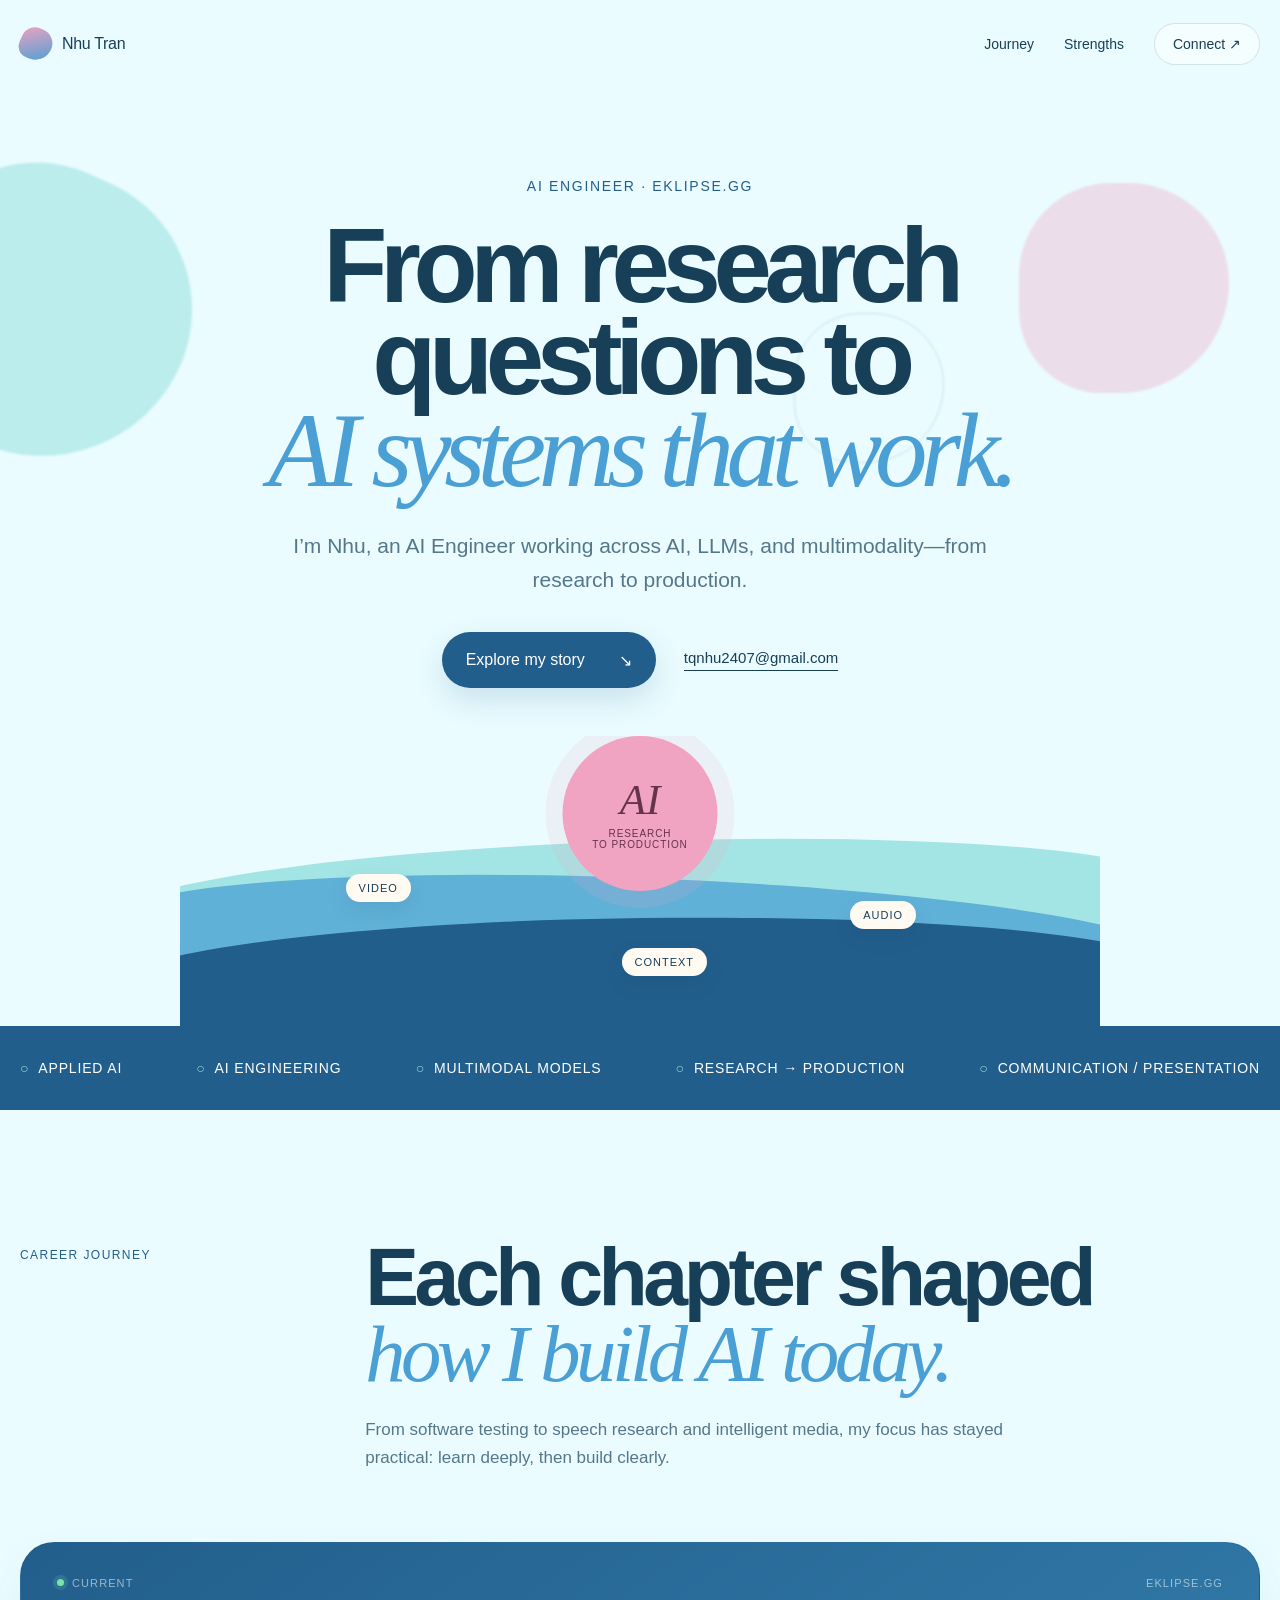
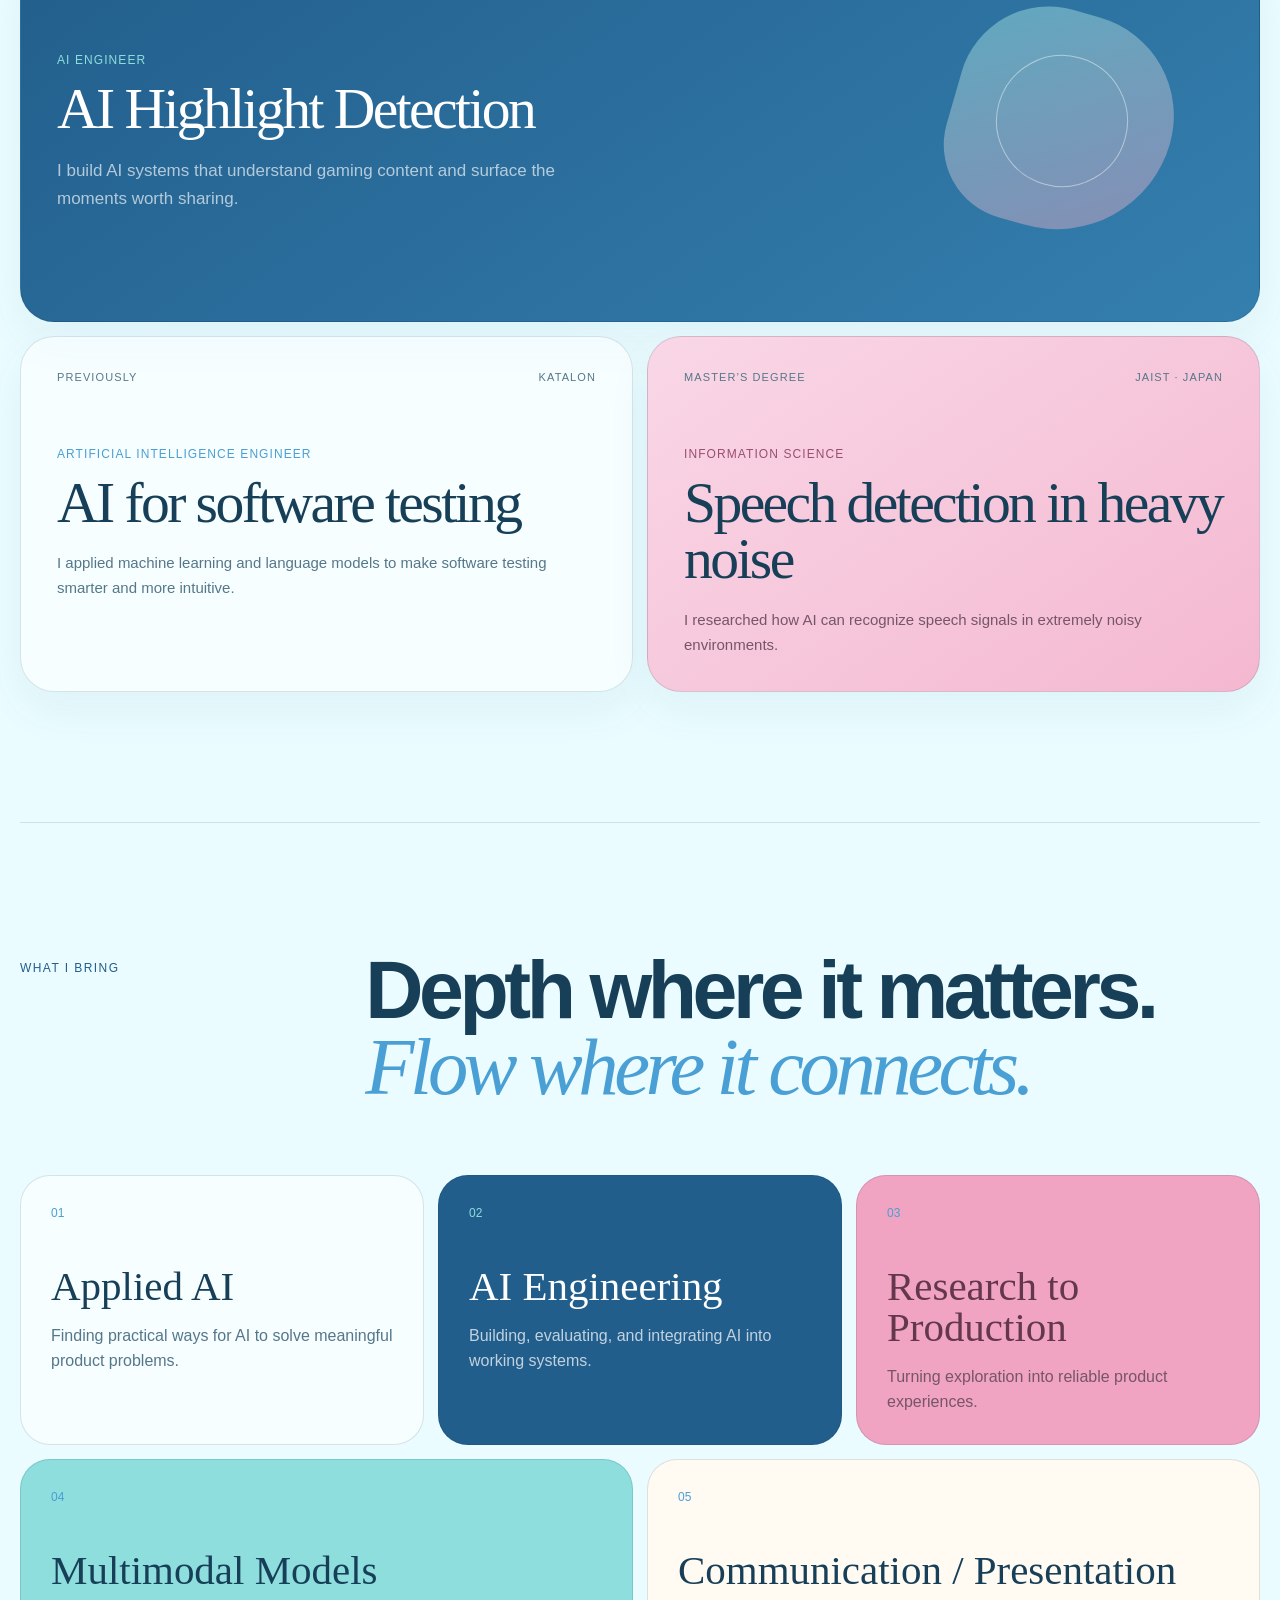
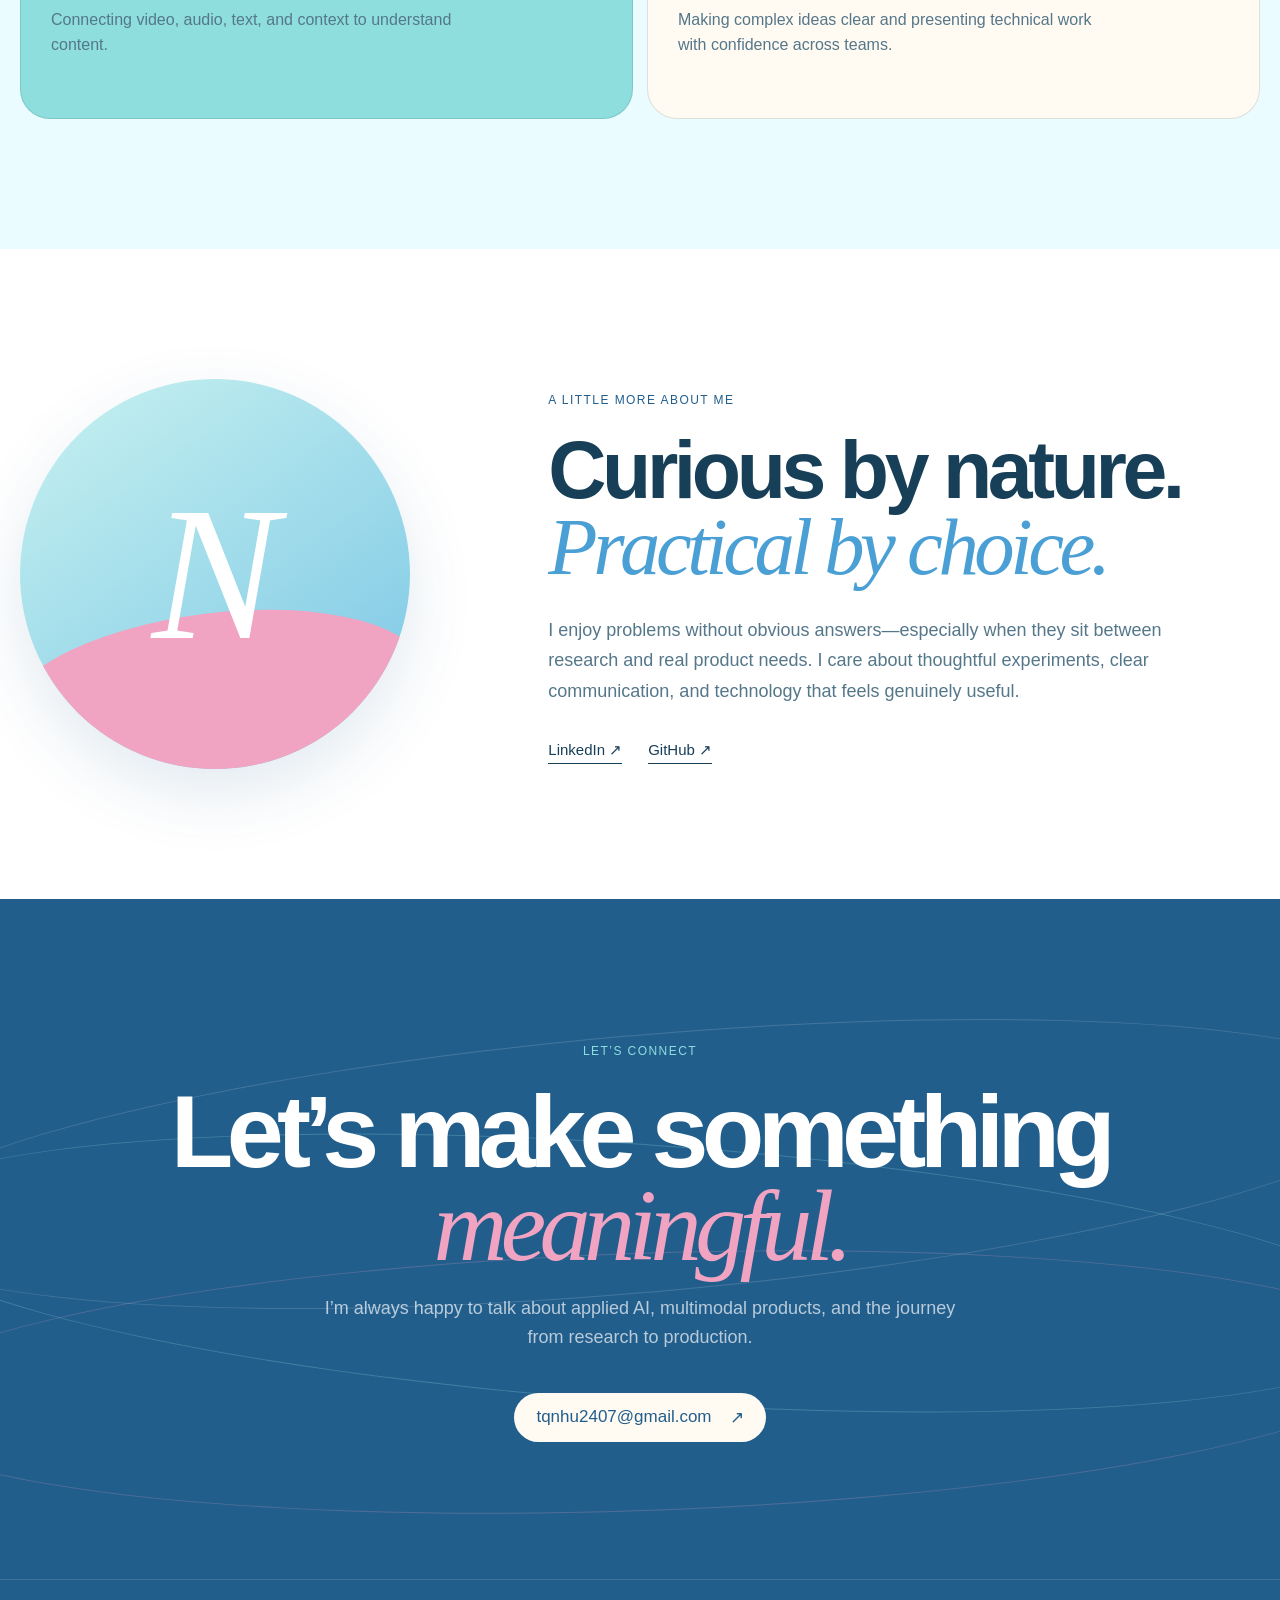
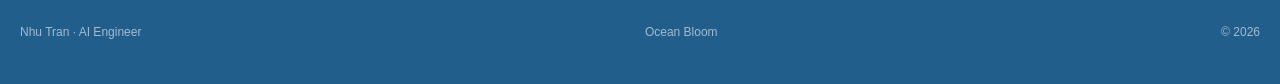
<file: index.html>
<!doctype html>
<html lang="en">
  <head>
    <meta charset="UTF-8" />
    <meta name="viewport" content="width=device-width, initial-scale=1.0" />
    <meta name="description" content="Portfolio of Tran Quynh Nhu, an AI Engineer working across AI, LLMs, and multimodality—from research to production." />
    <meta name="theme-color" content="#eafcff" />
    <meta property="og:type" content="website" />
    <meta property="og:url" content="https://tqnhu-ai.vercel.app/" />
    <meta property="og:title" content="Tran Quynh Nhu — AI Engineer" />
    <meta property="og:description" content="AI, LLMs, and multimodality—from research to production." />
    <meta property="og:image" content="https://tqnhu-ai.vercel.app/assets/og.png" />
    <meta name="twitter:card" content="summary_large_image" />
    <meta name="twitter:title" content="Tran Quynh Nhu — AI Engineer" />
    <meta name="twitter:description" content="AI, LLMs, and multimodality—from research to production." />
    <meta name="twitter:image" content="https://tqnhu-ai.vercel.app/assets/og.png" />
    <title>Tran Quynh Nhu — AI Engineer</title>
    <link rel="canonical" href="https://tqnhu-ai.vercel.app/" />
    <link rel="icon" href="assets/favicon.svg" type="image/svg+xml" />
    <link rel="stylesheet" href="ocean-bloom.css" />
    <script src="script.js" defer></script>
  </head>
  <body>
    <a class="skip" href="#main">Skip to content</a>
    <header class="nav-wrap">
      <a class="logo" href="#top"><i></i>Nhu Tran</a>
      <nav><a href="#journey">Journey</a><a href="#strengths">Strengths</a><a class="contact-pill" href="mailto:tqnhu2407@gmail.com">Connect ↗</a></nav>
    </header>
    <main id="main">
      <section id="top" class="hero">
        <div class="bloom-field" aria-hidden="true"><span class="bloom bloom-a"></span><span class="bloom bloom-b"></span><span class="bloom bloom-c"></span></div>
        <div class="hero-copy reveal">
          <p class="eyebrow">AI Engineer · Eklipse.gg</p>
          <h1>From research questions to <em>AI systems that work.</em></h1>
          <p class="intro">I’m Nhu, an AI Engineer working across AI, LLMs, and multimodality—from research to production.</p>
          <div class="hero-actions"><a class="primary" href="#journey">Explore my story <span>↘</span></a><a class="text-link" href="mailto:tqnhu2407@gmail.com">tqnhu2407@gmail.com</a></div>
        </div>
        <div class="ocean-stage reveal" aria-label="Abstract ocean waves representing multimodal signals">
          <div class="sun-disc"><span>AI</span><small>research<br />to production</small></div>
          <div class="water water-back"></div><div class="water water-mid"></div><div class="water water-front"></div>
          <div class="signal-label label-video">Video</div><div class="signal-label label-audio">Audio</div><div class="signal-label label-context">Context</div>
        </div>
      </section>
      <div class="tide-line"><span>Applied AI</span><span>AI Engineering</span><span>Multimodal Models</span><span>Research → Production</span><span>Communication / Presentation</span></div>

      <section id="journey" class="section ocean-journey">
        <div class="section-head reveal">
          <p class="section-kicker">Career journey</p>
          <h2>Each chapter shaped<br /><em>how I build AI today.</em></h2>
          <p>From software testing to speech research and intelligent media, my focus has stayed practical: learn deeply, then build clearly.</p>
        </div>
        <div class="story-waterline">
          <article class="story-card story-current reveal">
            <div class="story-meta"><span><i></i> Current</span><span>Eklipse.gg</span></div>
            <div><p>AI Engineer</p><h3>AI Highlight Detection</h3><small>I build AI systems that understand gaming content and surface the moments worth sharing.</small></div>
            <span class="story-bloom" aria-hidden="true"></span>
          </article>
          <article class="story-card reveal">
            <div class="story-meta"><span>Previously</span><span>Katalon</span></div>
            <div><p>Artificial Intelligence Engineer</p><h3>AI for software testing</h3><small>I applied machine learning and language models to make software testing smarter and more intuitive.</small></div>
          </article>
          <article class="story-card story-study reveal">
            <div class="story-meta"><span>Master’s degree</span><span>JAIST · Japan</span></div>
            <div><p>Information Science</p><h3>Speech detection in heavy noise</h3><small>I researched how AI can recognize speech signals in extremely noisy environments.</small></div>
          </article>
        </div>
      </section>

      <section id="strengths" class="section ocean-strengths">
        <div class="section-head reveal">
          <p class="section-kicker">What I bring</p>
          <h2>Depth where it matters.<br /><em>Flow where it connects.</em></h2>
        </div>
        <div class="strength-pool">
          <article class="pool-card pool-applied reveal"><span>01</span><h3>Applied AI</h3><p>Finding practical ways for AI to solve meaningful product problems.</p></article>
          <article class="pool-card pool-engineering reveal"><span>02</span><h3>AI Engineering</h3><p>Building, evaluating, and integrating AI into working systems.</p></article>
          <article class="pool-card pool-research reveal"><span>03</span><h3>Research to Production</h3><p>Turning exploration into reliable product experiences.</p></article>
          <article class="pool-card pool-multimodal reveal"><span>04</span><h3>Multimodal Models</h3><p>Connecting video, audio, text, and context to understand content.</p></article>
          <article class="pool-card pool-communication reveal"><span>05</span><h3>Communication / Presentation</h3><p>Making complex ideas clear and presenting technical work with confidence across teams.</p></article>
        </div>
      </section>

      <section class="ocean-about">
        <div class="about-art reveal" aria-hidden="true"><span></span><i>N</i></div>
        <div class="about-copy reveal">
          <p class="section-kicker">A little more about me</p>
          <h2>Curious by nature.<br /><em>Practical by choice.</em></h2>
          <p>I enjoy problems without obvious answers—especially when they sit between research and real product needs. I care about thoughtful experiments, clear communication, and technology that feels genuinely useful.</p>
          <div class="socials"><a href="https://www.linkedin.com/in/tqnhu2407/" target="_blank" rel="noreferrer">LinkedIn ↗</a><a href="https://github.com/tqnhu2407" target="_blank" rel="noreferrer">GitHub ↗</a></div>
        </div>
      </section>

      <section class="ocean-contact">
        <div class="contact-waves" aria-hidden="true"><span></span><span></span><span></span></div>
        <div class="contact-copy reveal">
          <p class="section-kicker">Let’s connect</p>
          <h2>Let’s make something<br /><em>meaningful.</em></h2>
          <p>I’m always happy to talk about applied AI, multimodal products, and the journey from research to production.</p>
          <a href="mailto:tqnhu2407@gmail.com">tqnhu2407@gmail.com <span>↗</span></a>
        </div>
      </section>
    </main>
    <footer><span>Nhu Tran · AI Engineer</span><span>Ocean Bloom</span><span>© <span data-year>2026</span></span></footer>
  </body>
</html>
</file>
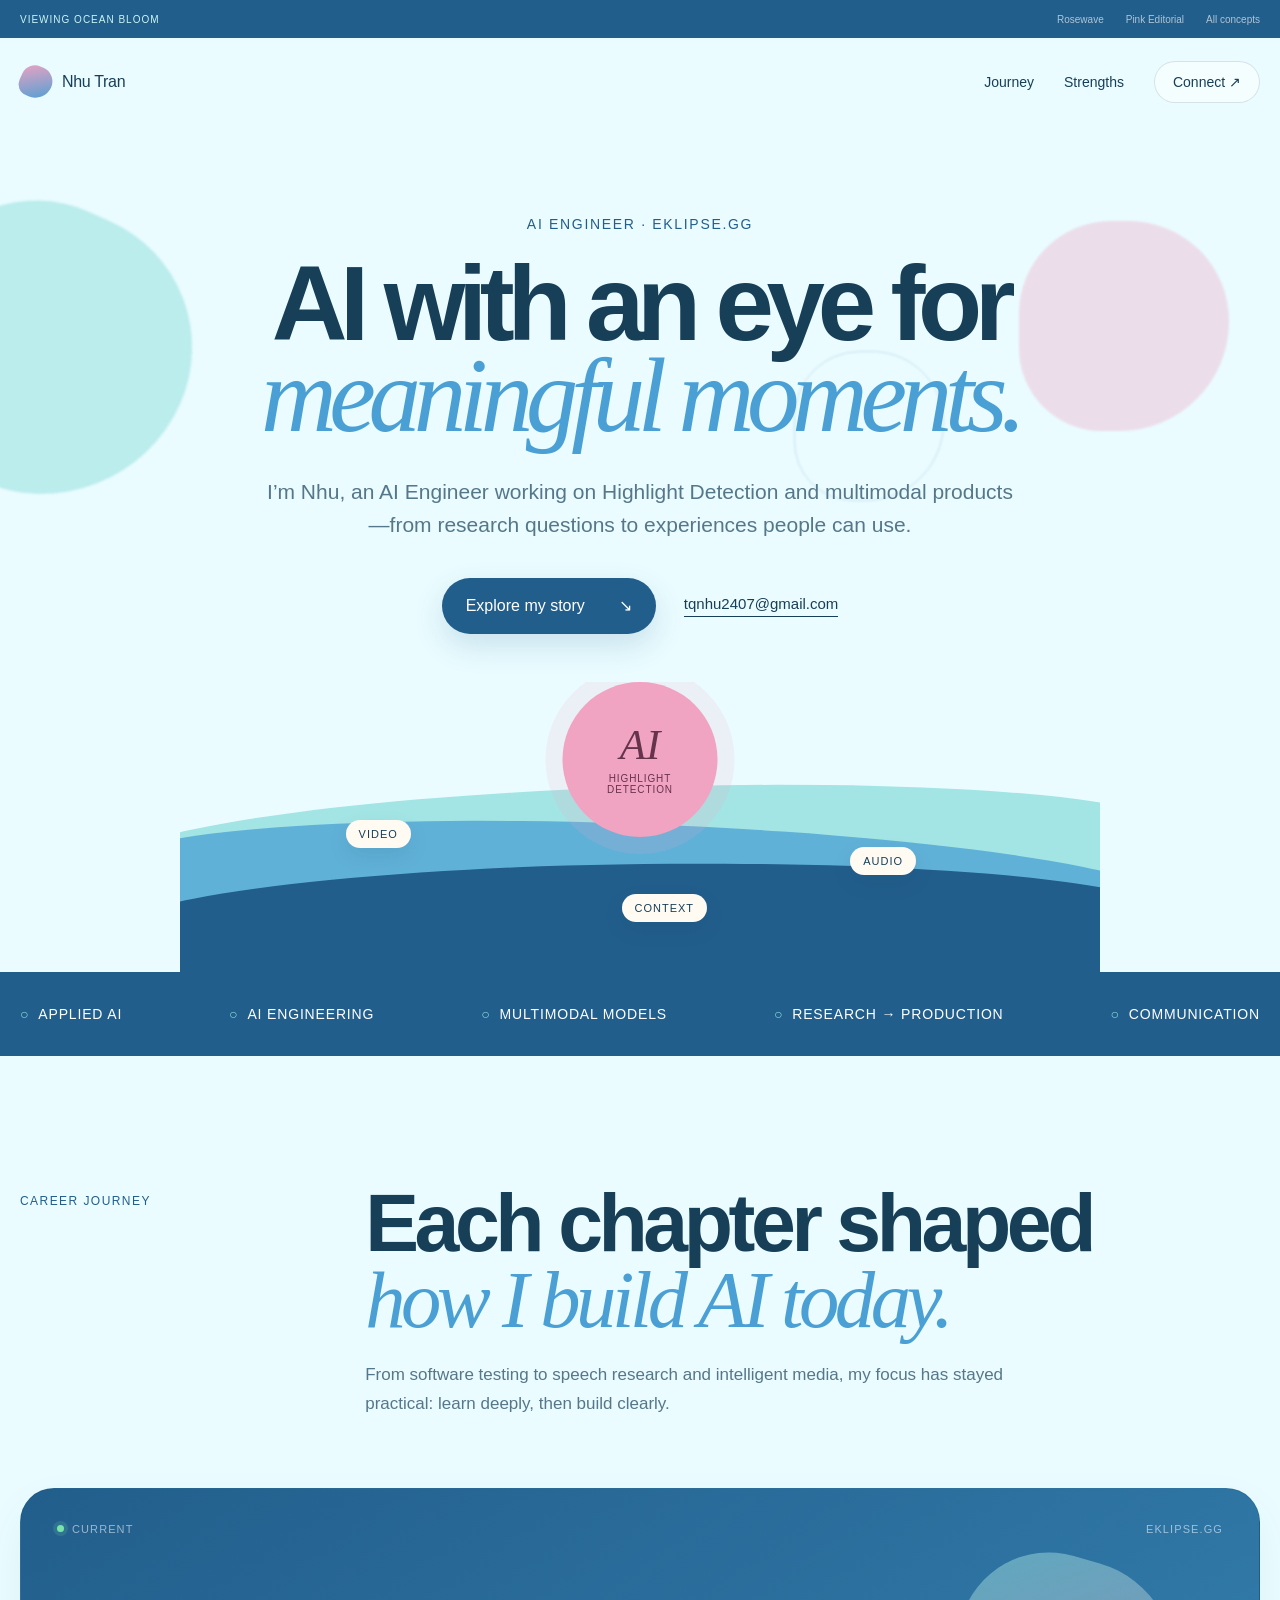
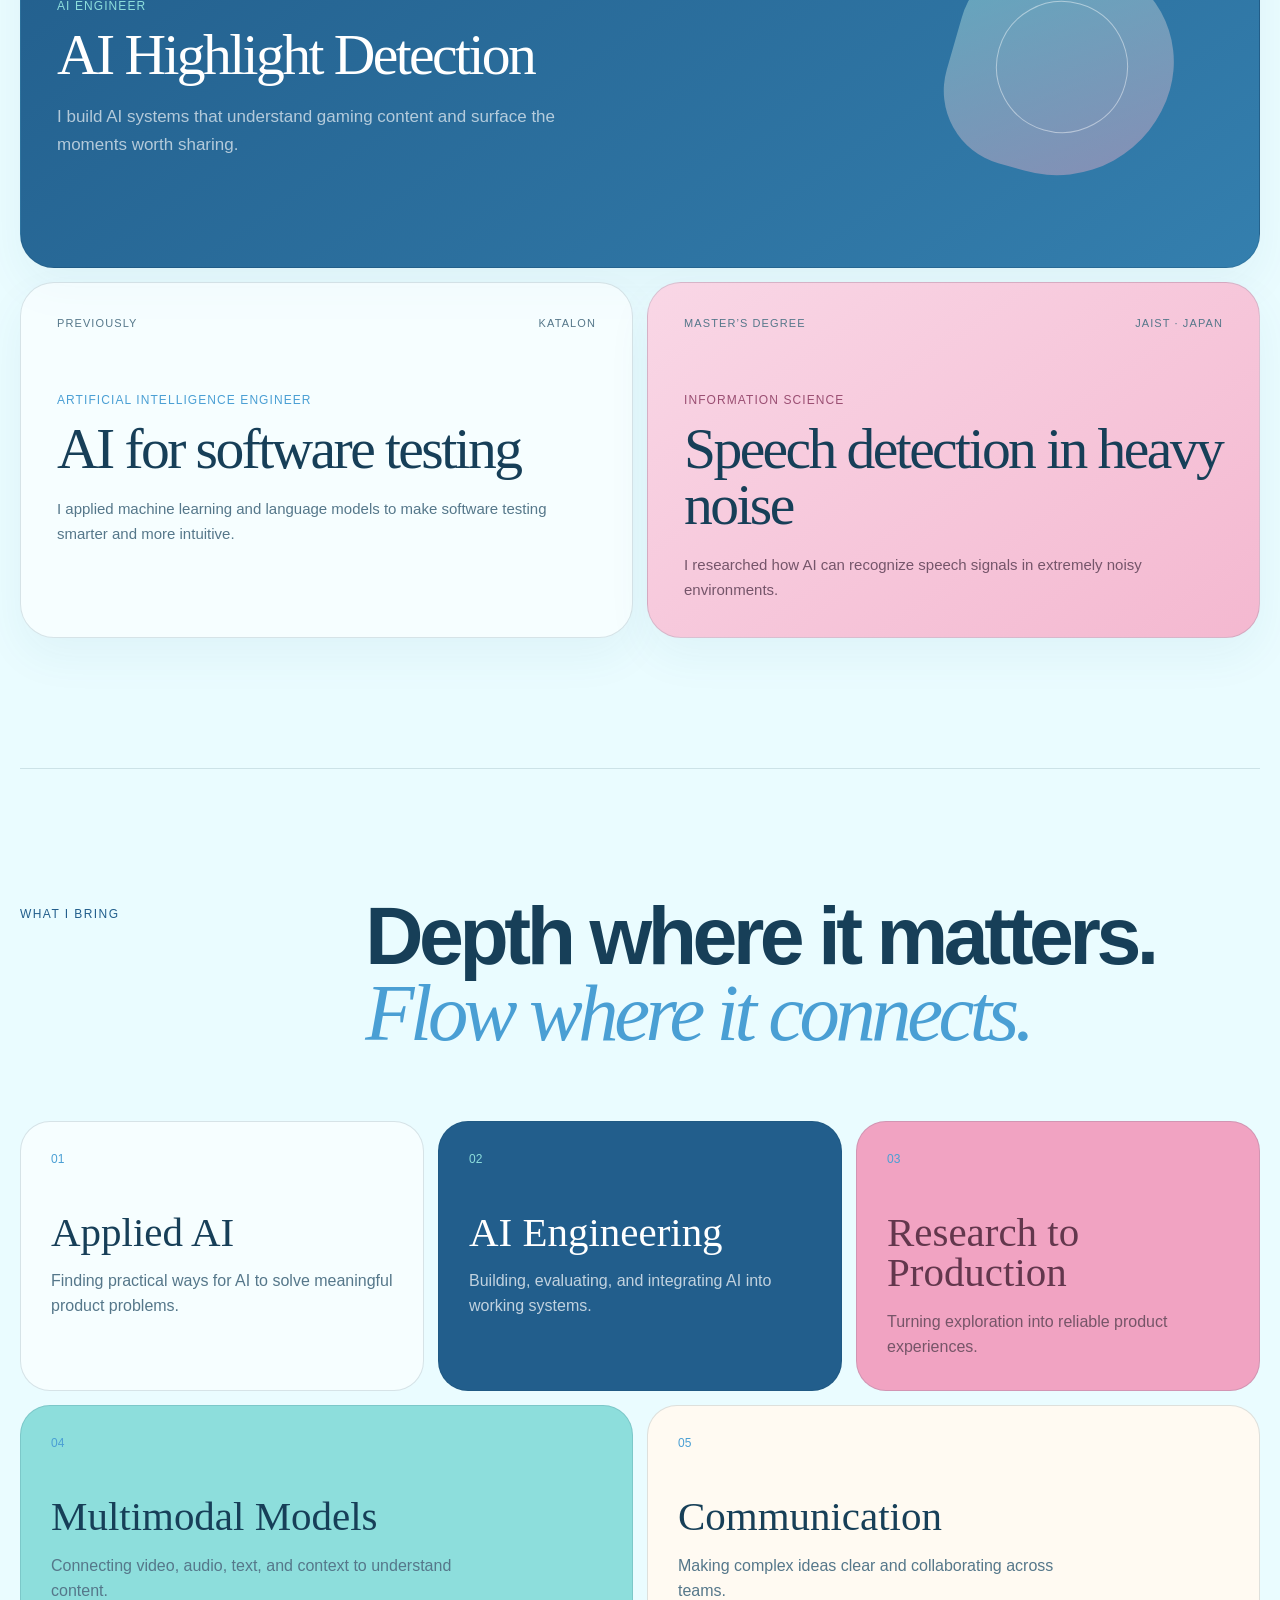
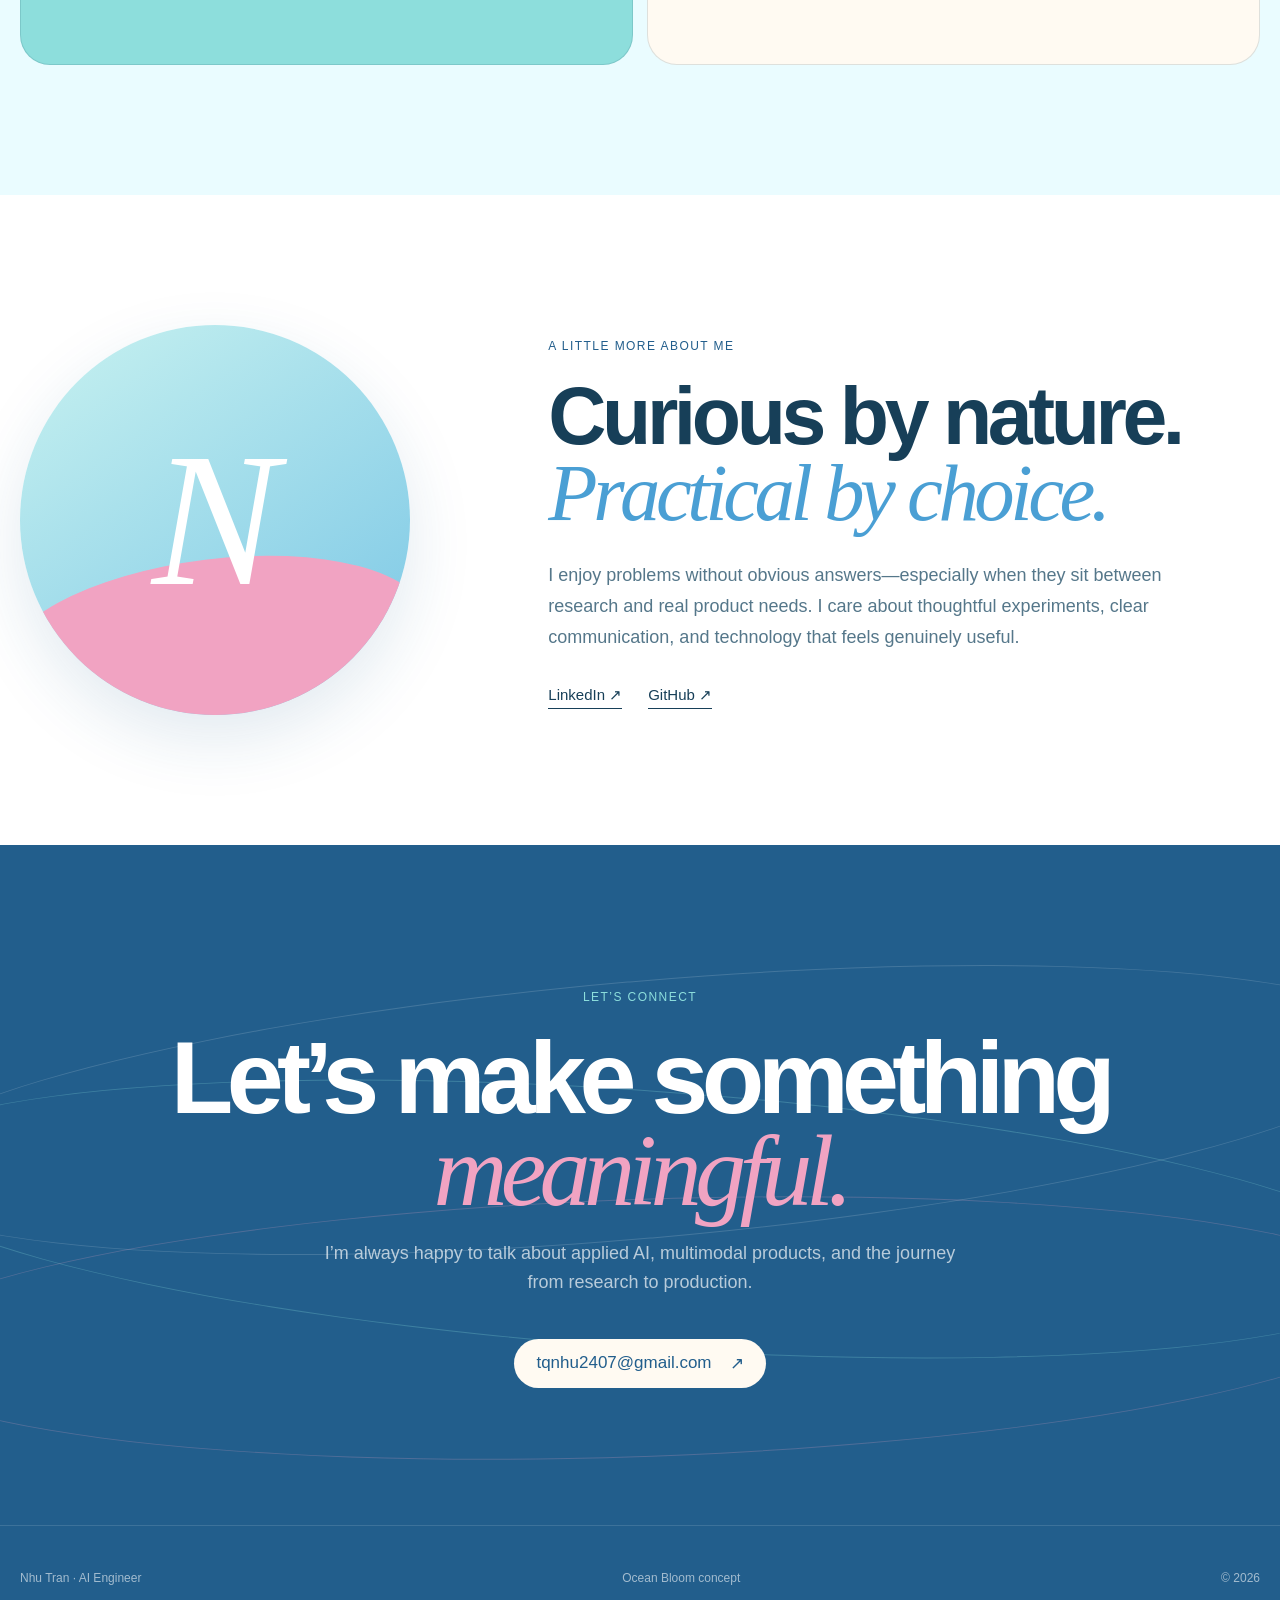
<file: ocean-bloom.html>
<!doctype html>
<html lang="en">
  <head>
    <meta charset="UTF-8" />
    <meta name="viewport" content="width=device-width, initial-scale=1.0" />
    <meta name="description" content="Ocean Bloom portfolio concept for Tran Quynh Nhu, AI Engineer." />
    <meta name="theme-color" content="#eafcff" />
    <title>Ocean Bloom — Tran Quynh Nhu</title>
    <link rel="icon" href="assets/favicon.svg" type="image/svg+xml" />
    <link rel="stylesheet" href="ocean-bloom.css" />
    <script src="script.js" defer></script>
  </head>
  <body>
    <a class="skip" href="#main">Skip to content</a>
    <div class="variant-switcher" aria-label="Switch portfolio concept"><span>Viewing Ocean Bloom</span><a href="rosewave.html">Rosewave</a><a href="pink-editorial.html">Pink Editorial</a><a href="index.html">All concepts</a></div>
    <header class="nav-wrap"><a class="logo" href="#top"><i></i>Nhu Tran</a><nav><a href="#journey">Journey</a><a href="#strengths">Strengths</a><a class="contact-pill" href="mailto:tqnhu2407@gmail.com">Connect ↗</a></nav></header>
    <main id="main">
      <section id="top" class="hero">
        <div class="bloom-field" aria-hidden="true"><span class="bloom bloom-a"></span><span class="bloom bloom-b"></span><span class="bloom bloom-c"></span></div>
        <div class="hero-copy reveal">
          <p class="eyebrow">AI Engineer · Eklipse.gg</p>
          <h1>AI with an eye for <em>meaningful moments.</em></h1>
          <p class="intro">I’m Nhu, an AI Engineer working on Highlight Detection and multimodal products—from research questions to experiences people can use.</p>
          <div class="hero-actions"><a class="primary" href="#journey">Explore my story <span>↘</span></a><a class="text-link" href="mailto:tqnhu2407@gmail.com">tqnhu2407@gmail.com</a></div>
        </div>
        <div class="ocean-stage reveal" aria-label="Abstract ocean waves representing multimodal signals">
          <div class="sun-disc"><span>AI</span><small>highlight<br />detection</small></div>
          <div class="water water-back"></div><div class="water water-mid"></div><div class="water water-front"></div>
          <div class="signal-label label-video">Video</div><div class="signal-label label-audio">Audio</div><div class="signal-label label-context">Context</div>
        </div>
      </section>
      <div class="tide-line"><span>Applied AI</span><span>AI Engineering</span><span>Multimodal Models</span><span>Research → Production</span><span>Communication</span></div>

      <section id="journey" class="section ocean-journey">
        <div class="section-head reveal">
          <p class="section-kicker">Career journey</p>
          <h2>Each chapter shaped<br /><em>how I build AI today.</em></h2>
          <p>From software testing to speech research and intelligent media, my focus has stayed practical: learn deeply, then build clearly.</p>
        </div>
        <div class="story-waterline">
          <article class="story-card story-current reveal">
            <div class="story-meta"><span><i></i> Current</span><span>Eklipse.gg</span></div>
            <div><p>AI Engineer</p><h3>AI Highlight Detection</h3><small>I build AI systems that understand gaming content and surface the moments worth sharing.</small></div>
            <span class="story-bloom" aria-hidden="true"></span>
          </article>
          <article class="story-card reveal">
            <div class="story-meta"><span>Previously</span><span>Katalon</span></div>
            <div><p>Artificial Intelligence Engineer</p><h3>AI for software testing</h3><small>I applied machine learning and language models to make software testing smarter and more intuitive.</small></div>
          </article>
          <article class="story-card story-study reveal">
            <div class="story-meta"><span>Master’s degree</span><span>JAIST · Japan</span></div>
            <div><p>Information Science</p><h3>Speech detection in heavy noise</h3><small>I researched how AI can recognize speech signals in extremely noisy environments.</small></div>
          </article>
        </div>
      </section>

      <section id="strengths" class="section ocean-strengths">
        <div class="section-head reveal">
          <p class="section-kicker">What I bring</p>
          <h2>Depth where it matters.<br /><em>Flow where it connects.</em></h2>
        </div>
        <div class="strength-pool">
          <article class="pool-card pool-applied reveal"><span>01</span><h3>Applied AI</h3><p>Finding practical ways for AI to solve meaningful product problems.</p></article>
          <article class="pool-card pool-engineering reveal"><span>02</span><h3>AI Engineering</h3><p>Building, evaluating, and integrating AI into working systems.</p></article>
          <article class="pool-card pool-research reveal"><span>03</span><h3>Research to Production</h3><p>Turning exploration into reliable product experiences.</p></article>
          <article class="pool-card pool-multimodal reveal"><span>04</span><h3>Multimodal Models</h3><p>Connecting video, audio, text, and context to understand content.</p></article>
          <article class="pool-card pool-communication reveal"><span>05</span><h3>Communication</h3><p>Making complex ideas clear and collaborating across teams.</p></article>
        </div>
      </section>

      <section class="ocean-about">
        <div class="about-art reveal" aria-hidden="true"><span></span><i>N</i></div>
        <div class="about-copy reveal"><p class="section-kicker">A little more about me</p><h2>Curious by nature.<br /><em>Practical by choice.</em></h2><p>I enjoy problems without obvious answers—especially when they sit between research and real product needs. I care about thoughtful experiments, clear communication, and technology that feels genuinely useful.</p><div class="socials"><a href="https://www.linkedin.com/in/tqnhu2407/" target="_blank" rel="noreferrer">LinkedIn ↗</a><a href="https://github.com/tqnhu2407" target="_blank" rel="noreferrer">GitHub ↗</a></div></div>
      </section>

      <section class="ocean-contact">
        <div class="contact-waves" aria-hidden="true"><span></span><span></span><span></span></div>
        <div class="contact-copy reveal"><p class="section-kicker">Let’s connect</p><h2>Let’s make something<br /><em>meaningful.</em></h2><p>I’m always happy to talk about applied AI, multimodal products, and the journey from research to production.</p><a href="mailto:tqnhu2407@gmail.com">tqnhu2407@gmail.com <span>↗</span></a></div>
      </section>
    </main>
    <footer><span>Nhu Tran · AI Engineer</span><span>Ocean Bloom concept</span><span>© <span data-year>2026</span></span></footer>
  </body>
</html>
</file>
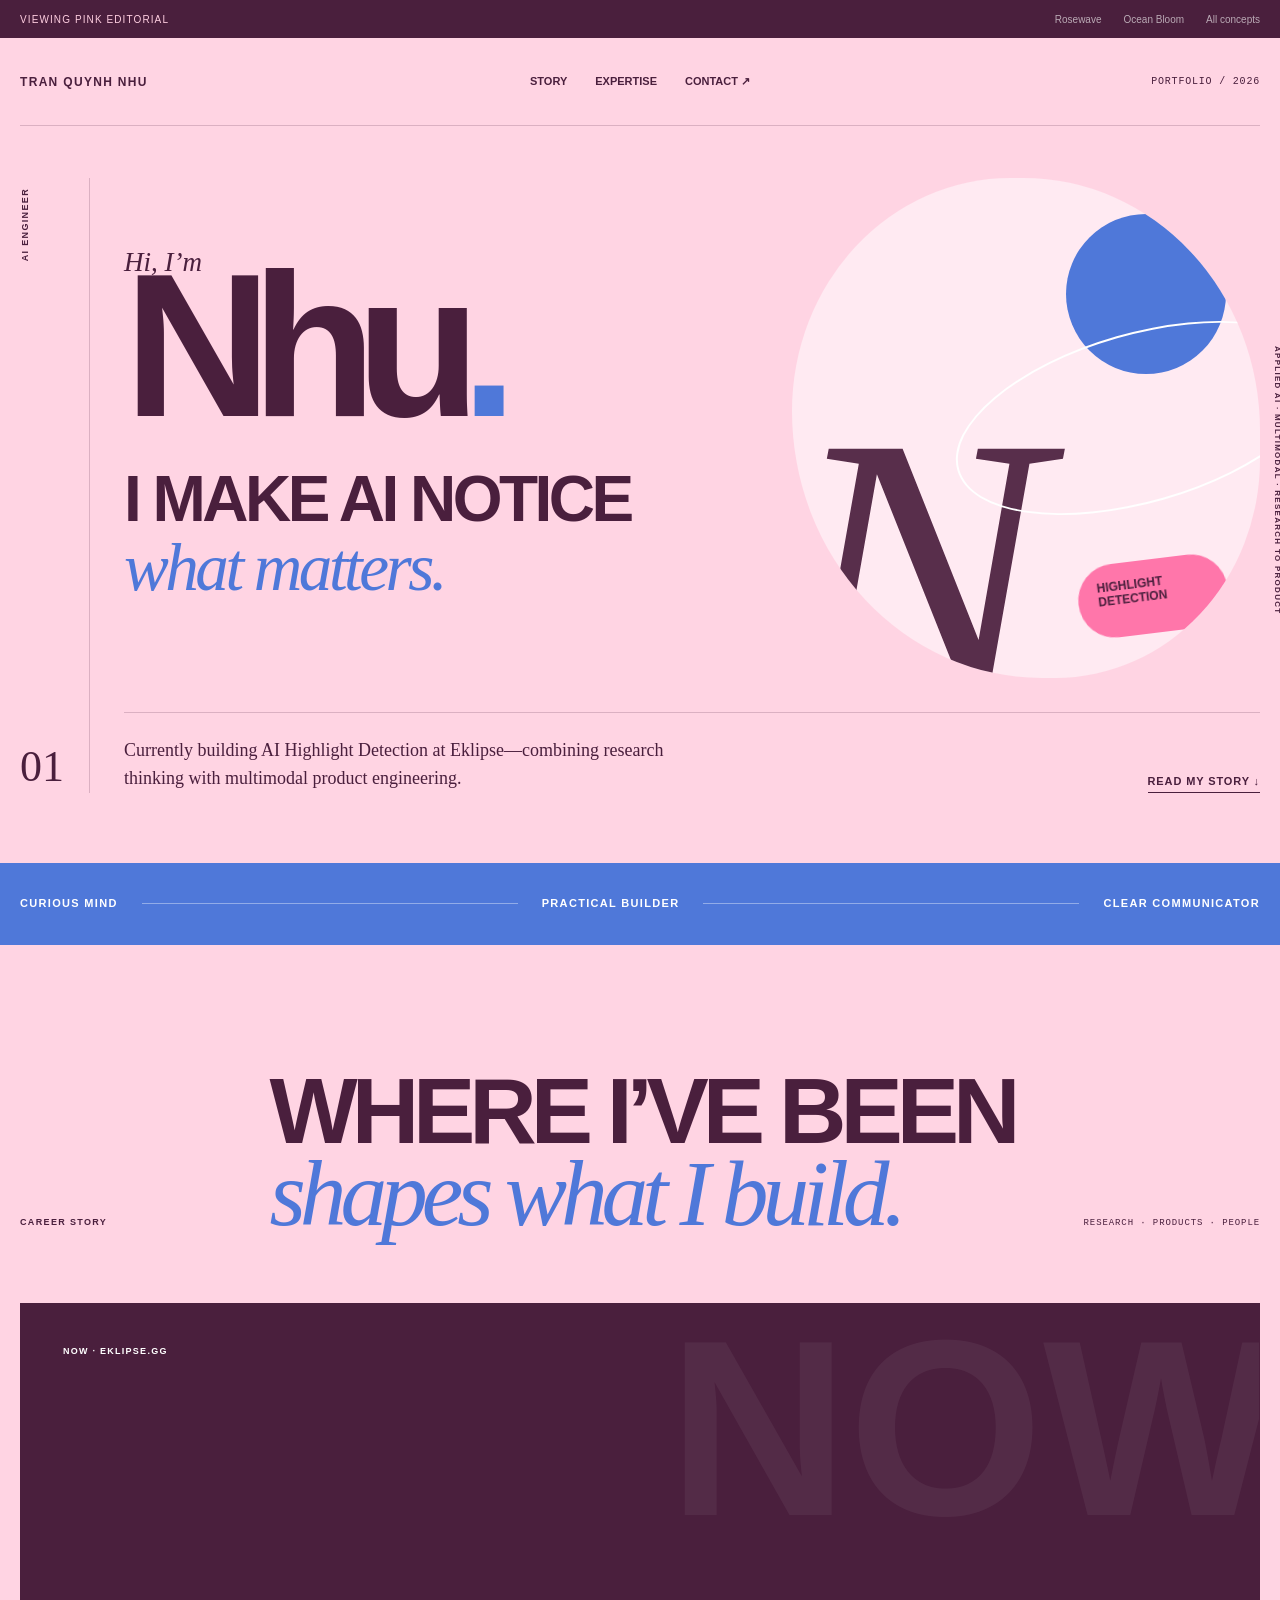
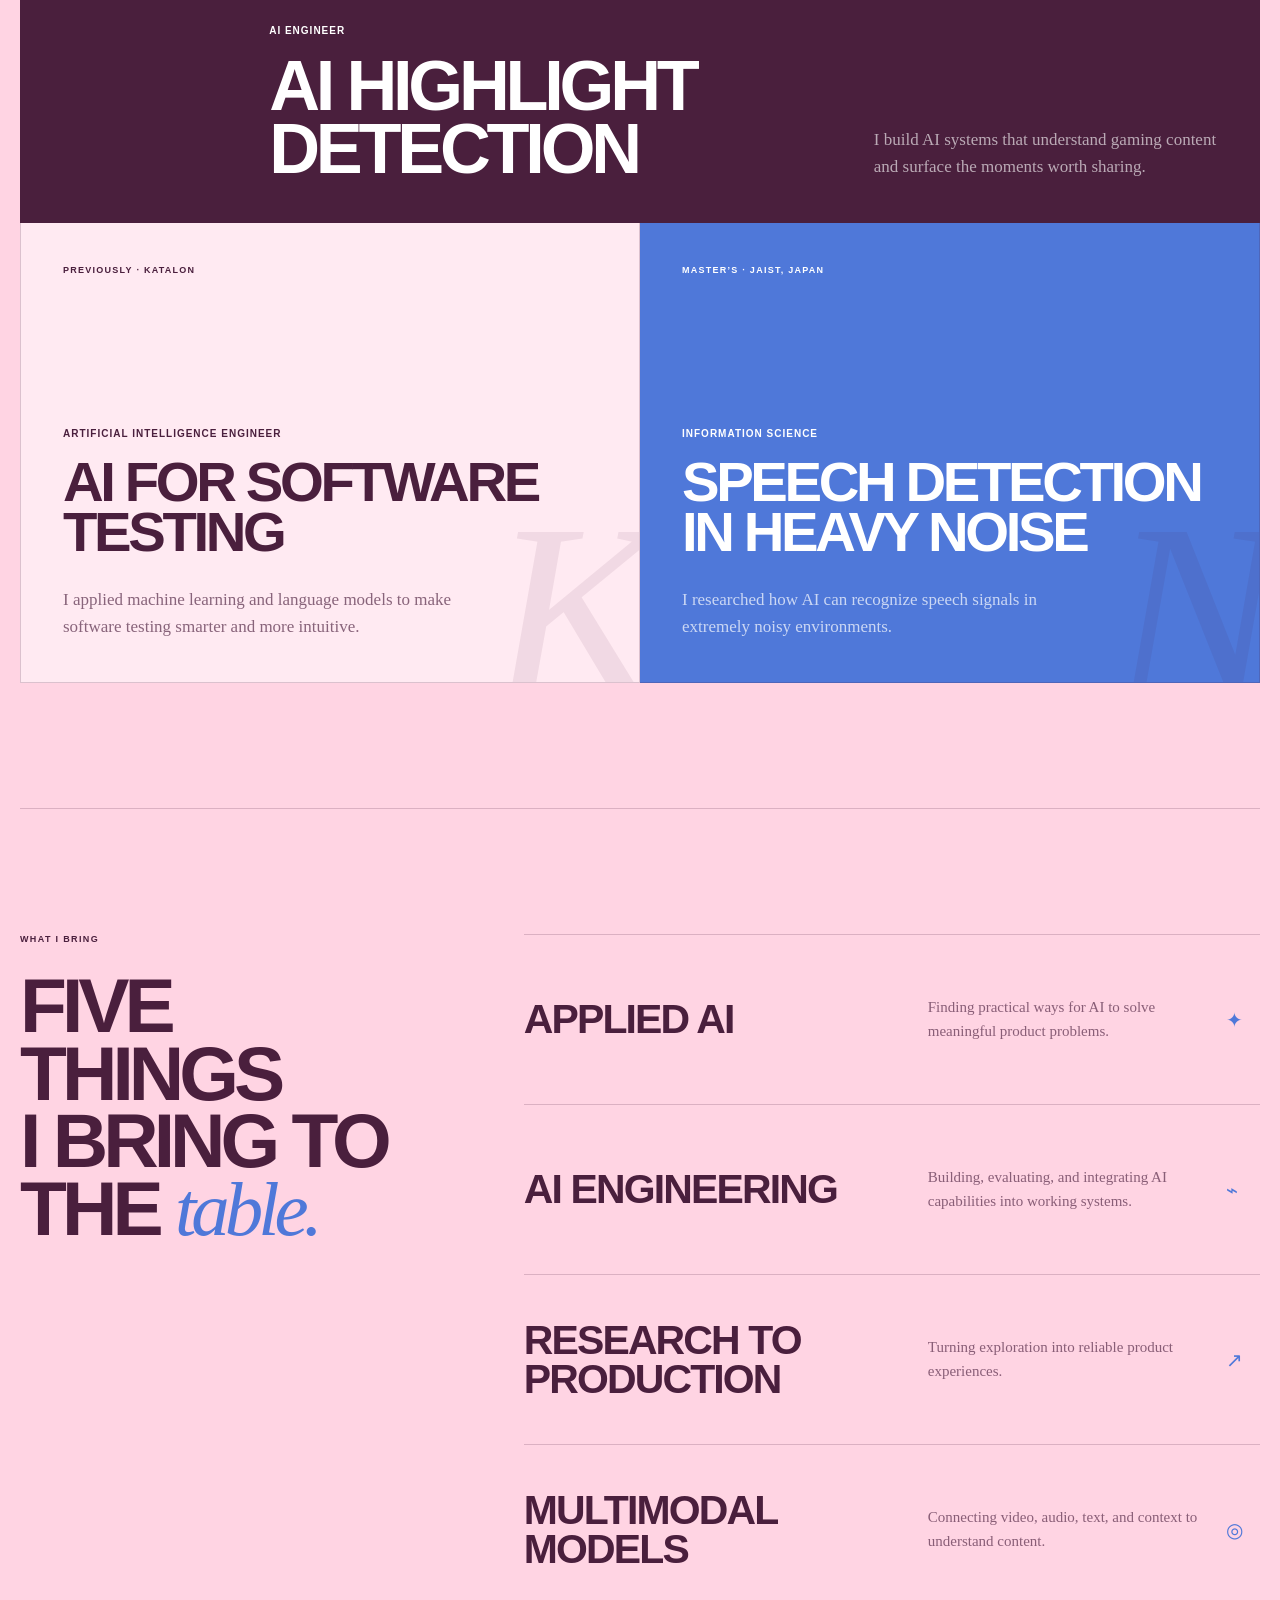
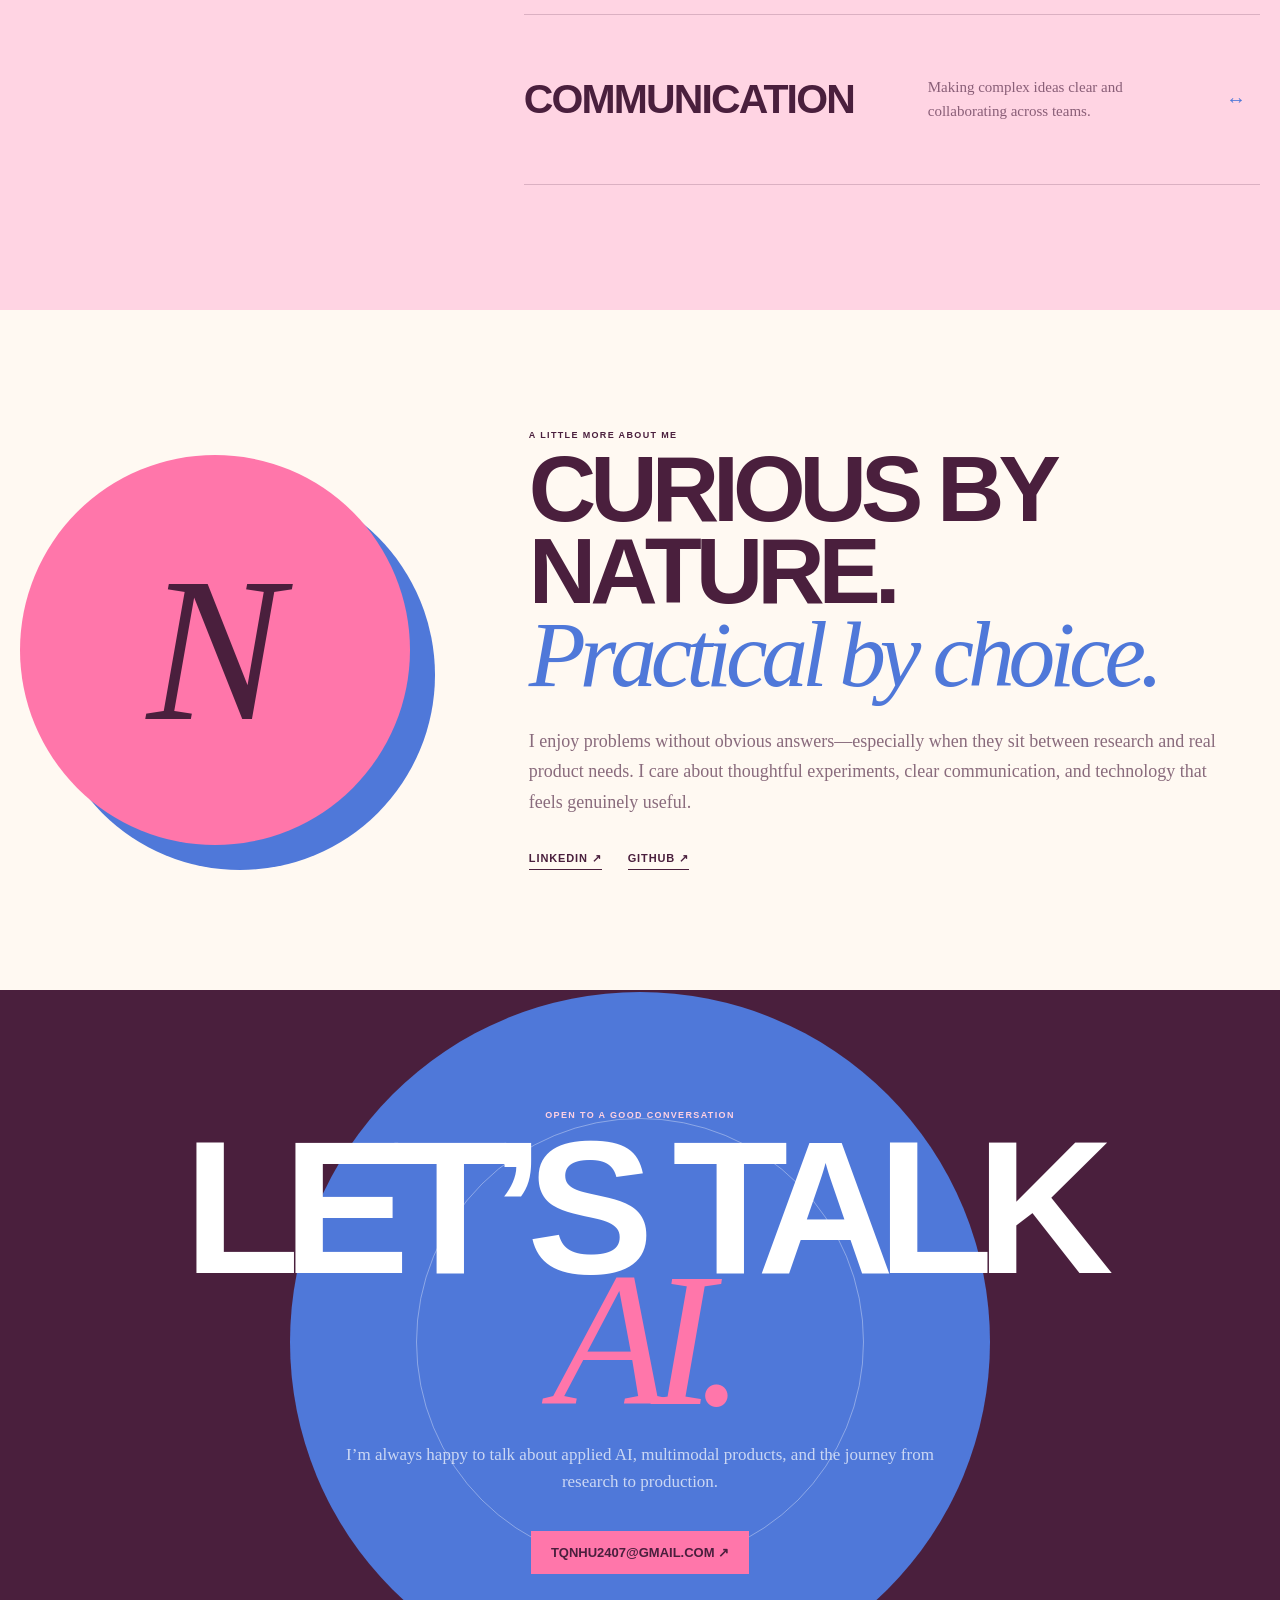
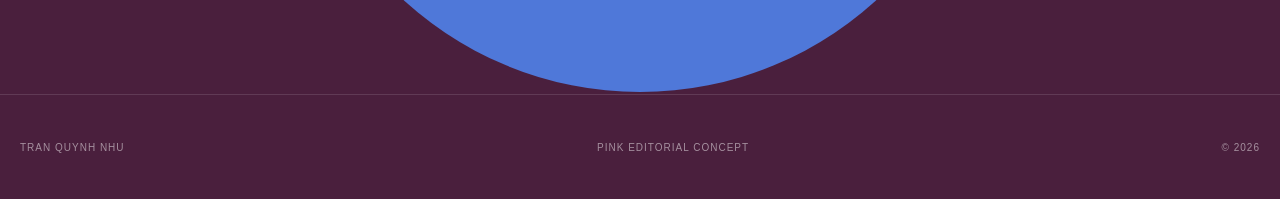
<file: pink-editorial.html>
<!doctype html>
<html lang="en">
  <head>
    <meta charset="UTF-8" />
    <meta name="viewport" content="width=device-width, initial-scale=1.0" />
    <meta name="description" content="Pink Editorial portfolio concept for Tran Quynh Nhu, AI Engineer." />
    <meta name="theme-color" content="#ffd4e3" />
    <title>Pink Editorial — Tran Quynh Nhu</title>
    <link rel="icon" href="assets/favicon.svg" type="image/svg+xml" />
    <link rel="stylesheet" href="pink-editorial.css" />
    <script src="script.js" defer></script>
  </head>
  <body>
    <a class="skip" href="#main">Skip to content</a>
    <div class="variant-switcher" aria-label="Switch portfolio concept"><span>Viewing Pink Editorial</span><a href="rosewave.html">Rosewave</a><a href="ocean-bloom.html">Ocean Bloom</a><a href="index.html">All concepts</a></div>
    <header class="nav-wrap"><a class="wordmark" href="#top">TRAN QUYNH NHU</a><nav><a href="#journey">Story</a><a href="#strengths">Expertise</a><a href="mailto:tqnhu2407@gmail.com">Contact ↗</a></nav><span class="issue">Portfolio / 2026</span></header>
    <main id="main">
      <section id="top" class="hero">
        <div class="hero-index"><span>AI ENGINEER</span><b>01</b></div>
        <div class="hero-title reveal"><p>Hi, I’m</p><h1>Nhu<span>.</span></h1><h2>I make AI notice<br /><em>what matters.</em></h2></div>
        <div class="editorial-orbit reveal" aria-label="Abstract editorial composition representing AI highlight detection"><span class="letter">N</span><div class="blue-disc"></div><div class="pink-pill">Highlight<br />Detection</div><div class="orbit-line"></div></div>
        <div class="hero-note reveal"><p>Currently building AI Highlight Detection at Eklipse—combining research thinking with multimodal product engineering.</p><a href="#journey">Read my story <span>↓</span></a></div>
        <div class="vertical-note">APPLIED AI · MULTIMODAL · RESEARCH TO PRODUCT</div>
      </section>
      <div class="editorial-strip"><span>Curious mind</span><i></i><span>Practical builder</span><i></i><span>Clear communicator</span></div>

      <section id="journey" class="editorial-section story-section">
        <div class="section-masthead reveal"><p>Career story</p><h2>Where I’ve been<br /><em>shapes what I build.</em></h2><span>Research · Products · People</span></div>
        <div class="chapter chapter-eklipse reveal">
          <p class="chapter-label">Now · Eklipse.gg</p>
          <div><span>AI Engineer</span><h3>AI Highlight<br />Detection</h3></div>
          <p class="chapter-copy">I build AI systems that understand gaming content and surface the moments worth sharing.</p>
          <b aria-hidden="true">NOW</b>
        </div>
        <div class="chapter-pair">
          <article class="chapter chapter-katalon reveal"><p class="chapter-label">Previously · Katalon</p><div><span>Artificial Intelligence Engineer</span><h3>AI for software testing</h3></div><p class="chapter-copy">I applied machine learning and language models to make software testing smarter and more intuitive.</p><b aria-hidden="true">K</b></article>
          <article class="chapter chapter-jaist reveal"><p class="chapter-label">Master’s · JAIST, Japan</p><div><span>Information Science</span><h3>Speech detection in heavy noise</h3></div><p class="chapter-copy">I researched how AI can recognize speech signals in extremely noisy environments.</p><b aria-hidden="true">N</b></article>
        </div>
      </section>

      <section id="strengths" class="editorial-section expertise-section">
        <div class="expertise-intro reveal"><p>What I bring</p><h2>Five things<br />I bring to the <em>table.</em></h2></div>
        <div class="expertise-list">
          <article class="expertise-row reveal"><h3>Applied AI</h3><p>Finding practical ways for AI to solve meaningful product problems.</p><span>✦</span></article>
          <article class="expertise-row reveal"><h3>AI Engineering</h3><p>Building, evaluating, and integrating AI capabilities into working systems.</p><span>⌁</span></article>
          <article class="expertise-row reveal"><h3>Research to Production</h3><p>Turning exploration into reliable product experiences.</p><span>↗</span></article>
          <article class="expertise-row reveal"><h3>Multimodal Models</h3><p>Connecting video, audio, text, and context to understand content.</p><span>◎</span></article>
          <article class="expertise-row reveal"><h3>Communication</h3><p>Making complex ideas clear and collaborating across teams.</p><span>↔</span></article>
        </div>
      </section>

      <section class="editorial-about">
        <div class="about-initial reveal" aria-hidden="true">N</div>
        <div class="about-copy reveal"><p>A little more about me</p><h2>Curious by nature.<br /><em>Practical by choice.</em></h2><p>I enjoy problems without obvious answers—especially when they sit between research and real product needs. I care about thoughtful experiments, clear communication, and technology that feels genuinely useful.</p><div><a href="https://www.linkedin.com/in/tqnhu2407/" target="_blank" rel="noreferrer">LinkedIn ↗</a><a href="https://github.com/tqnhu2407" target="_blank" rel="noreferrer">GitHub ↗</a></div></div>
      </section>

      <section class="editorial-contact">
        <div class="contact-disc" aria-hidden="true"></div>
        <div class="contact-copy reveal"><p>Open to a good conversation</p><h2>Let’s talk<br /><em>AI.</em></h2><span>I’m always happy to talk about applied AI, multimodal products, and the journey from research to production.</span><a href="mailto:tqnhu2407@gmail.com">tqnhu2407@gmail.com ↗</a></div>
      </section>
    </main>
    <footer><span>Tran Quynh Nhu</span><span>Pink Editorial concept</span><span>© <span data-year>2026</span></span></footer>
  </body>
</html>
</file>
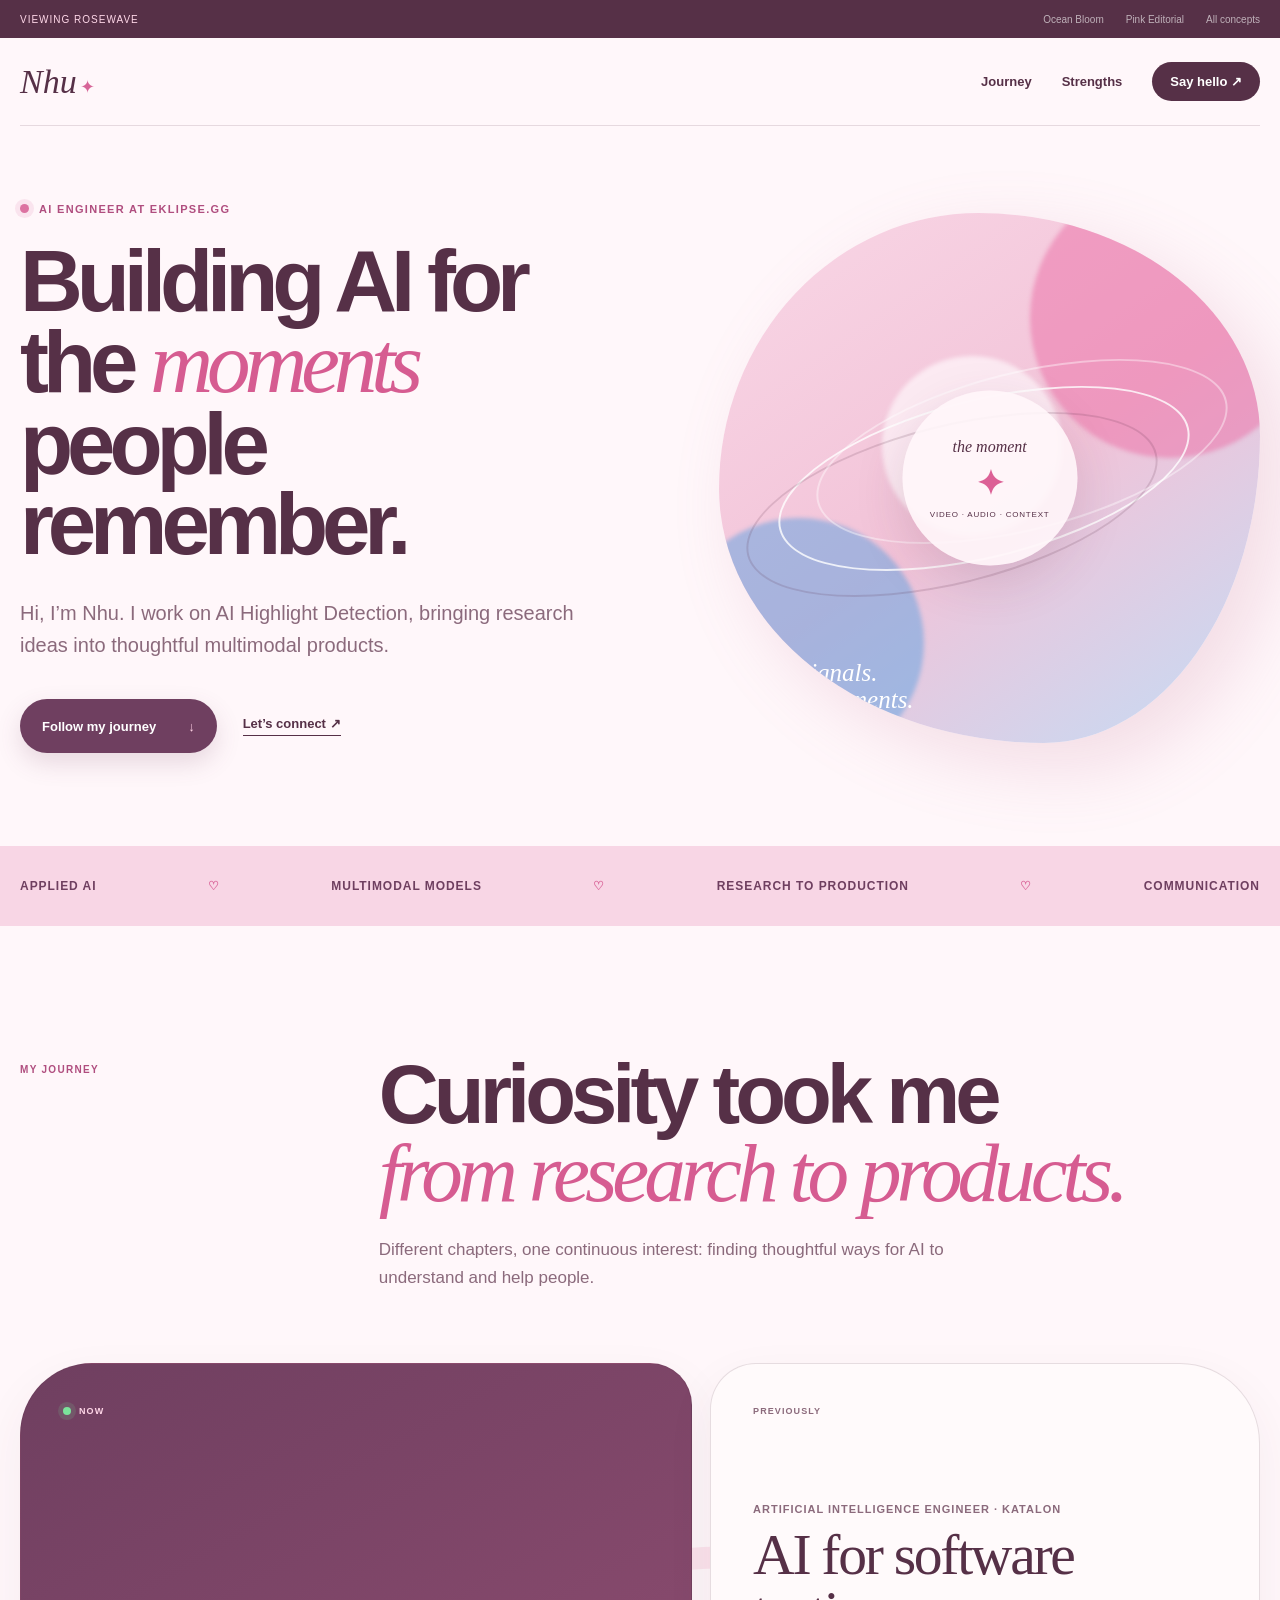
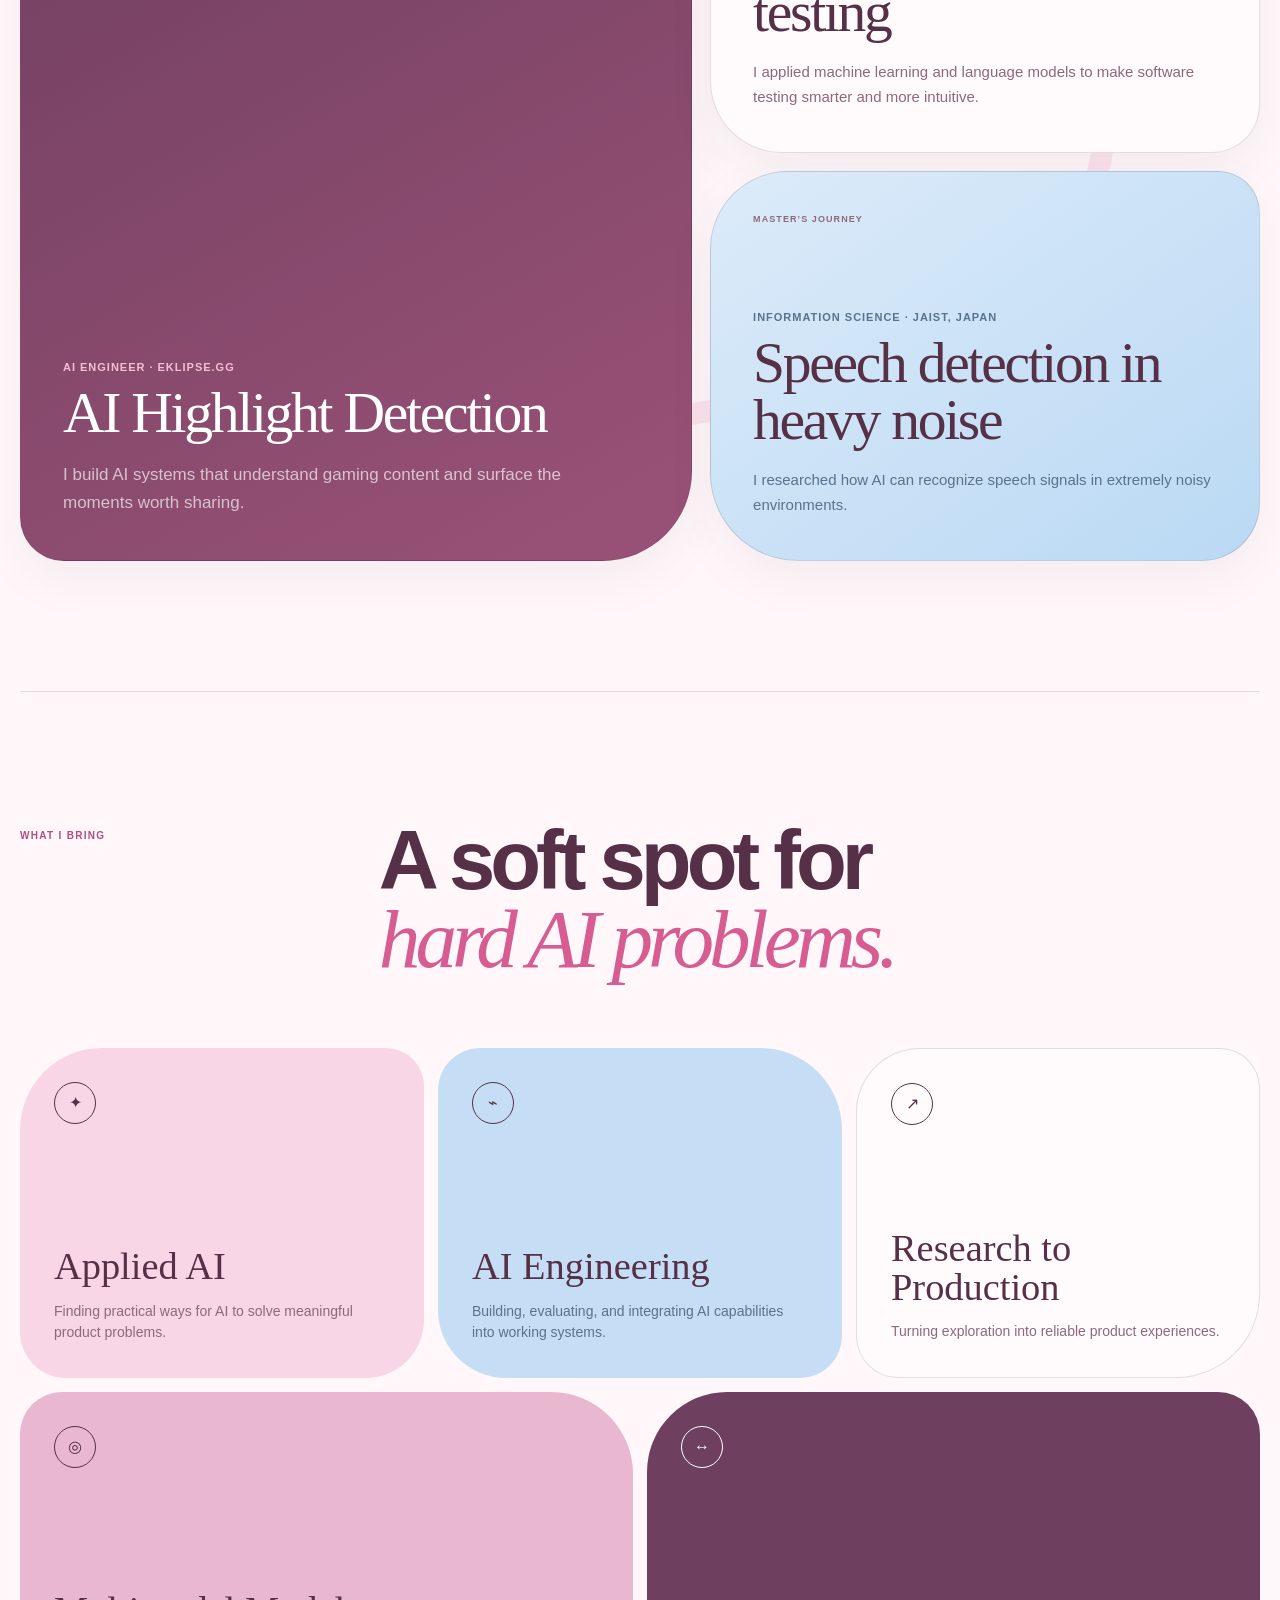
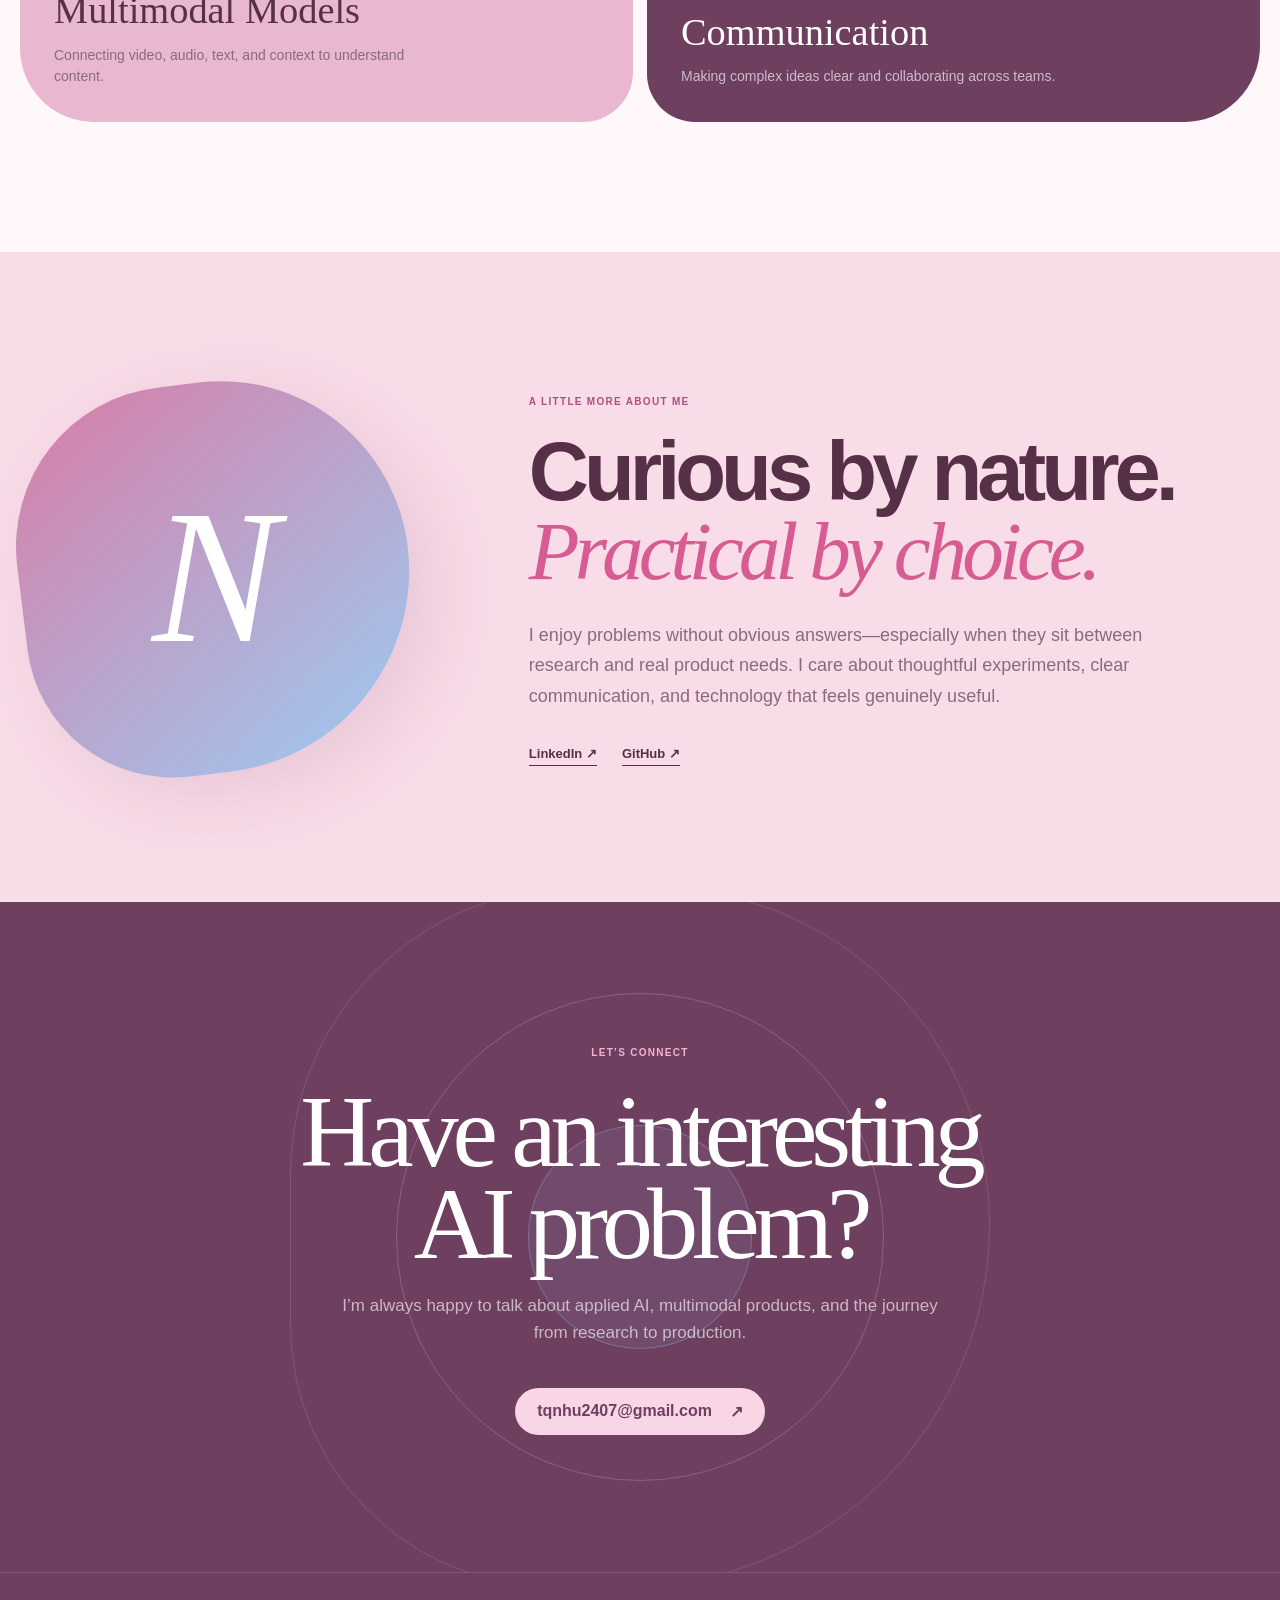
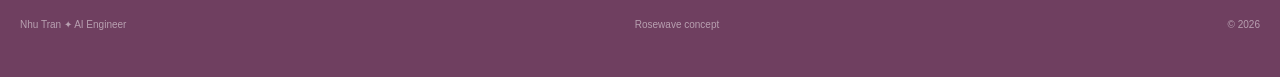
<file: rosewave.html>
<!doctype html>
<html lang="en">
  <head>
    <meta charset="UTF-8" />
    <meta name="viewport" content="width=device-width, initial-scale=1.0" />
    <meta name="description" content="Rosewave portfolio concept for Tran Quynh Nhu, AI Engineer." />
    <meta name="theme-color" content="#fff7fa" />
    <title>Rosewave — Tran Quynh Nhu</title>
    <link rel="icon" href="assets/favicon.svg" type="image/svg+xml" />
    <link rel="stylesheet" href="rosewave.css" />
    <script src="script.js" defer></script>
  </head>
  <body>
    <a class="skip" href="#main">Skip to content</a>
    <div class="variant-switcher" aria-label="Switch portfolio concept"><span>Viewing Rosewave</span><a href="ocean-bloom.html">Ocean Bloom</a><a href="pink-editorial.html">Pink Editorial</a><a href="index.html">All concepts</a></div>
    <header class="nav-wrap"><a class="logo" href="#top">Nhu<span>✦</span></a><nav><a href="#journey">Journey</a><a href="#strengths">Strengths</a><a class="contact-pill" href="mailto:tqnhu2407@gmail.com">Say hello ↗</a></nav></header>
    <main id="main">
      <section id="top" class="hero">
        <div class="hero-copy reveal">
          <p class="eyebrow"><i></i> AI Engineer at Eklipse.gg</p>
          <h1>Building AI for the <em>moments</em> people remember.</h1>
          <p class="intro">Hi, I’m Nhu. I work on AI Highlight Detection, bringing research ideas into thoughtful multimodal products.</p>
          <div class="hero-actions"><a class="primary" href="#journey">Follow my journey <span>↓</span></a><a class="text-link" href="mailto:tqnhu2407@gmail.com">Let’s connect ↗</a></div>
        </div>
        <div class="rose-visual reveal" aria-label="Abstract flowing signals meeting at a highlighted moment">
          <div class="soft-orb orb-pink"></div><div class="soft-orb orb-blue"></div><div class="soft-orb orb-pearl"></div>
          <div class="wave-line wave-one"></div><div class="wave-line wave-two"></div><div class="wave-line wave-three"></div>
          <div class="moment"><span>the moment</span><strong>✦</strong><small>video · audio · context</small></div>
          <p>Soft signals.<br />Clear moments.</p>
        </div>
      </section>
      <div class="soft-ribbon"><span>Applied AI</span><i>♡</i><span>Multimodal Models</span><i>♡</i><span>Research to Production</span><i>♡</i><span>Communication</span></div>

      <section id="journey" class="section rose-journey">
        <div class="section-head reveal">
          <p class="section-kicker">My journey</p>
          <h2>Curiosity took me<br /><em>from research to products.</em></h2>
          <p>Different chapters, one continuous interest: finding thoughtful ways for AI to understand and help people.</p>
        </div>
        <div class="journey-path">
          <article class="path-card path-current reveal">
            <span class="path-tag"><i></i> Now</span>
            <p>AI Engineer · Eklipse.gg</p>
            <h3>AI Highlight Detection</h3>
            <div>I build AI systems that understand gaming content and surface the moments worth sharing.</div>
          </article>
          <article class="path-card path-katalon reveal">
            <span class="path-tag">Previously</span>
            <p>Artificial Intelligence Engineer · Katalon</p>
            <h3>AI for software testing</h3>
            <div>I applied machine learning and language models to make software testing smarter and more intuitive.</div>
          </article>
          <article class="path-card path-jaist reveal">
            <span class="path-tag">Master’s journey</span>
            <p>Information Science · JAIST, Japan</p>
            <h3>Speech detection in heavy noise</h3>
            <div>I researched how AI can recognize speech signals in extremely noisy environments.</div>
          </article>
        </div>
      </section>

      <section id="strengths" class="section rose-strengths">
        <div class="section-head reveal">
          <p class="section-kicker">What I bring</p>
          <h2>A soft spot for<br /><em>hard AI problems.</em></h2>
        </div>
        <div class="petal-grid">
          <article class="petal petal-one reveal"><span>✦</span><h3>Applied AI</h3><p>Finding practical ways for AI to solve meaningful product problems.</p></article>
          <article class="petal petal-two reveal"><span>⌁</span><h3>AI Engineering</h3><p>Building, evaluating, and integrating AI capabilities into working systems.</p></article>
          <article class="petal petal-three reveal"><span>↗</span><h3>Research to Production</h3><p>Turning exploration into reliable product experiences.</p></article>
          <article class="petal petal-four reveal"><span>◎</span><h3>Multimodal Models</h3><p>Connecting video, audio, text, and context to understand content.</p></article>
          <article class="petal petal-five reveal"><span>↔</span><h3>Communication</h3><p>Making complex ideas clear and collaborating across teams.</p></article>
        </div>
      </section>

      <section class="rose-about">
        <div class="about-glow" aria-hidden="true"><span>N</span></div>
        <div class="about-copy reveal">
          <p class="section-kicker">A little more about me</p>
          <h2>Curious by nature.<br /><em>Practical by choice.</em></h2>
          <p>I enjoy problems without obvious answers—especially when they sit between research and real product needs. I care about thoughtful experiments, clear communication, and technology that feels genuinely useful.</p>
          <div class="socials"><a href="https://www.linkedin.com/in/tqnhu2407/" target="_blank" rel="noreferrer">LinkedIn ↗</a><a href="https://github.com/tqnhu2407" target="_blank" rel="noreferrer">GitHub ↗</a></div>
        </div>
      </section>

      <section class="rose-contact">
        <div class="contact-bloom" aria-hidden="true"></div>
        <div class="contact-copy reveal"><p class="section-kicker">Let’s connect</p><h2>Have an interesting<br />AI problem?</h2><p>I’m always happy to talk about applied AI, multimodal products, and the journey from research to production.</p><a href="mailto:tqnhu2407@gmail.com">tqnhu2407@gmail.com <span>↗</span></a></div>
      </section>
    </main>
    <footer><span>Nhu Tran ✦ AI Engineer</span><span>Rosewave concept</span><span>© <span data-year>2026</span></span></footer>
  </body>
</html>
</file>
<file: ocean-bloom.css>
:root{--foam:#eafcff;--ink:#173f58;--muted:#55778a;--ocean:#4a9fd4;--deep:#225e8c;--aqua:#8ddedc;--pink:#f1a3c2;--cream:#fffaf2;--line:rgba(23,63,88,.14)}
*{box-sizing:border-box}html{scroll-behavior:smooth}body{margin:0;background:var(--foam);color:var(--ink);font-family:"Avenir Next",Inter,ui-sans-serif,-apple-system,BlinkMacSystemFont,"Segoe UI",sans-serif}.skip{position:fixed;top:8px;left:8px;transform:translateY(-160%);z-index:99;background:var(--ink);color:white;padding:10px}.skip:focus{transform:none}a{color:inherit}.variant-switcher{min-height:38px;padding:0 max(20px,calc((100vw - 1240px)/2));display:flex;align-items:center;justify-content:flex-end;gap:22px;background:var(--deep);color:white;font-size:10px}.variant-switcher span{margin-right:auto;color:#c9f5f2;text-transform:uppercase;letter-spacing:.1em}.variant-switcher a{text-decoration:none;opacity:.63}.variant-switcher a:hover{opacity:1}
.nav-wrap{width:min(calc(100% - 40px),1240px);min-height:88px;margin:auto;display:flex;align-items:center;justify-content:space-between}.logo{display:flex;align-items:center;gap:10px;text-decoration:none;font-size:16px;font-weight:500;letter-spacing:-.02em}.logo i{width:32px;height:32px;border-radius:48% 52% 60% 40%;background:linear-gradient(145deg,var(--pink),var(--ocean));transform:rotate(24deg)}nav{display:flex;align-items:center;gap:30px}nav a{text-decoration:none;font-size:14px;font-weight:500}.contact-pill{padding:12px 18px;border:1px solid var(--line);border-radius:999px;background:rgba(255,255,255,.5)}
.hero{position:relative;min-height:800px;padding:60px max(20px,calc((100vw - 1240px)/2)) 0;display:grid;grid-template-columns:1fr;overflow:hidden}.bloom-field{position:absolute;inset:0;pointer-events:none}.bloom{position:absolute;border-radius:48% 52% 57% 43%;filter:blur(1px);animation:float 8s ease-in-out infinite alternate}.bloom-a{width:290px;height:290px;left:-100px;top:80px;background:rgba(141,222,220,.5);transform:rotate(24deg)}.bloom-b{width:210px;height:210px;right:4%;top:95px;background:rgba(241,163,194,.35);animation-delay:-3s}.bloom-c{width:150px;height:150px;left:62%;top:225px;border:1px solid rgba(34,94,140,.18);animation-delay:-5s}.hero-copy{position:relative;z-index:3;max-width:1050px;margin:30px auto 0;text-align:center}.eyebrow{margin:0 0 26px;color:var(--deep);font-size:14px;font-weight:500;text-transform:uppercase;letter-spacing:.12em}h1{margin:0;font-size:clamp(62px,8.2vw,118px);line-height:.88;letter-spacing:-.07em;font-weight:600}h1 em{display:block;font-family:Georgia,"Times New Roman",serif;font-weight:400;color:var(--ocean)}.intro{max-width:760px;margin:32px auto 0;color:var(--muted);font-size:21px;line-height:1.6}.hero-actions{margin-top:36px;display:flex;align-items:center;justify-content:center;gap:28px}.primary{min-height:56px;padding:0 24px;display:inline-flex;align-items:center;gap:34px;border-radius:999px;background:var(--deep);color:white;text-decoration:none;font-size:16px;font-weight:500;box-shadow:0 12px 30px rgba(34,94,140,.16)}.text-link{padding-bottom:4px;border-bottom:1px solid currentColor;text-decoration:none;font-size:15px;font-weight:500}
.ocean-stage{position:relative;z-index:2;align-self:end;width:min(100%,920px);height:290px;margin:48px auto 0;overflow:hidden}.sun-disc{position:absolute;z-index:7;left:50%;top:0;width:155px;height:155px;transform:translateX(-50%);display:flex;flex-direction:column;align-items:center;justify-content:center;border-radius:50%;background:var(--pink);color:#65334c;box-shadow:0 0 0 17px rgba(241,163,194,.15)}.sun-disc span{font:italic 43px/1 Georgia,serif}.sun-disc small{margin-top:7px;font-size:10px;text-transform:uppercase;letter-spacing:.09em;text-align:center}.water{position:absolute;left:-8%;width:116%;height:220px;border-radius:48% 52% 0 0/28% 28% 0 0}.water-back{z-index:3;top:105px;background:rgba(141,222,220,.76);transform:rotate(-2deg)}.water-mid{z-index:4;top:142px;background:rgba(74,159,212,.74);transform:rotate(2deg)}.water-front{z-index:5;top:182px;background:var(--deep);transform:rotate(-1deg)}.signal-label{position:absolute;z-index:6;padding:8px 13px;border-radius:999px;background:var(--cream);box-shadow:0 8px 20px rgba(23,63,88,.1);font-size:11px;font-weight:500;text-transform:uppercase;letter-spacing:.09em}.label-video{left:18%;top:138px}.label-audio{right:20%;top:165px}.label-context{left:48%;top:212px}.tide-line{min-height:84px;padding:0 max(20px,calc((100vw - 1240px)/2));display:flex;align-items:center;justify-content:space-between;gap:20px;background:var(--deep);color:white;font-size:14px;font-weight:500;text-transform:uppercase;letter-spacing:.06em}.tide-line span::before{content:"○";margin-right:9px;color:var(--aqua)}
.reveal{opacity:0;transform:translateY(20px);transition:opacity .7s ease,transform .7s ease}.reveal.is-visible{opacity:1;transform:none}@keyframes float{to{transform:translateY(18px) rotate(12deg)}}
.section{width:min(calc(100% - 40px),1240px);margin:auto;padding:130px 0}.section-head{display:grid;grid-template-columns:.3fr 1fr;gap:28px 6vw;align-items:start;margin-bottom:70px}.section-kicker{margin:8px 0 0;color:var(--deep);font-size:12px;font-weight:500;text-transform:uppercase;letter-spacing:.12em}.section-head h2,.about-copy h2{margin:0;font-size:clamp(48px,6.3vw,82px);line-height:.94;letter-spacing:-.055em;font-weight:600}.section-head h2 em,.about-copy h2 em{font-family:Georgia,"Times New Roman",serif;font-weight:400;color:var(--ocean)}.section-head>p:last-child{grid-column:2;max-width:650px;margin:-4px 0 0;color:var(--muted);font-size:17px;line-height:1.65}
.story-waterline{display:grid;grid-template-columns:1fr 1fr;gap:14px}.story-card{position:relative;min-height:330px;padding:34px 36px;display:flex;flex-direction:column;overflow:hidden;border:1px solid var(--line);border-radius:34px;background:rgba(255,255,255,.55);box-shadow:0 18px 45px rgba(34,94,140,.06)}.story-current{min-height:380px;grid-column:1/-1;background:linear-gradient(145deg,var(--deep),#347fae);color:white}.story-study{background:linear-gradient(145deg,#f9d7e6,#f4b8d0)}.story-meta{position:relative;z-index:2;display:flex;justify-content:space-between;gap:20px;color:var(--muted);font-size:11px;font-weight:500;text-transform:uppercase;letter-spacing:.1em}.story-current .story-meta{color:rgba(255,255,255,.55)}.story-meta span:first-child{display:flex;align-items:center;gap:8px}.story-meta i{width:7px;height:7px;border-radius:50%;background:#78e4aa;box-shadow:0 0 0 4px rgba(120,228,170,.15)}.story-card>div:nth-child(2){position:relative;z-index:2;max-width:630px;margin-top:64px}.story-card>div:nth-child(2)>p{margin:0 0 14px;color:var(--ocean);font-size:12px;font-weight:500;text-transform:uppercase;letter-spacing:.09em}.story-current>div:nth-child(2)>p{color:var(--aqua)}.story-study>div:nth-child(2)>p{color:#9a4e72}.story-card h3{margin:0;font:400 clamp(34px,4.5vw,60px)/.98 Georgia,"Times New Roman",serif;letter-spacing:-.045em}.story-card small{display:block;max-width:550px;margin-top:20px;color:var(--muted);font-size:15px;line-height:1.65}.story-current small{color:rgba(255,255,255,.65);font-size:17px}.story-study small{color:#75556a}.story-bloom{position:absolute;width:220px;height:220px;right:7%;top:18%;border-radius:47% 53% 61% 39%;background:linear-gradient(145deg,rgba(141,222,220,.52),rgba(241,163,194,.45));transform:rotate(16deg)}.story-bloom::before{content:"";position:absolute;inset:20%;border:1px solid rgba(255,255,255,.45);border-radius:50%}
.ocean-strengths{border-top:1px solid var(--line)}.strength-pool{display:grid;grid-template-columns:repeat(6,1fr);gap:14px}.pool-card{min-height:260px;padding:30px;grid-column:span 2;display:flex;flex-direction:column;border-radius:30px;background:rgba(255,255,255,.55);border:1px solid var(--line)}.pool-card:nth-child(4),.pool-card:nth-child(5){grid-column:span 3}.pool-card>span{color:var(--ocean);font-size:12px;font-weight:500}.pool-card h3{margin:46px 0 17px;font:400 clamp(32px,3.2vw,44px)/1 Georgia,"Times New Roman",serif}.pool-card p{max-width:420px;margin:0;color:var(--muted);font-size:16px;line-height:1.55}.pool-engineering{background:var(--deep);color:white}.pool-engineering p{color:rgba(255,255,255,.72)}.pool-engineering>span{color:var(--aqua)}.pool-research{background:var(--pink);color:#63374d}.pool-research p{color:#765568}.pool-multimodal{background:var(--aqua)}.pool-communication{background:var(--cream)}
.ocean-about{padding:130px max(20px,calc((100vw - 1240px)/2));display:grid;grid-template-columns:.72fr 1.28fr;gap:10vw;align-items:center;background:white}.about-art{position:relative;width:min(100%,390px);aspect-ratio:1;display:grid;place-items:center;border-radius:50%;background:linear-gradient(145deg,#c8f2f0,#78c5e5);overflow:hidden;box-shadow:0 24px 65px rgba(34,94,140,.13)}.about-art>span{position:absolute;width:110%;height:44%;left:-5%;bottom:-4%;border-radius:50% 50% 0 0;background:var(--pink);transform:rotate(-7deg)}.about-art i{position:relative;z-index:2;font:italic clamp(100px,15vw,190px)/1 Georgia,serif;color:white}.about-copy .section-kicker{margin-bottom:26px}.about-copy>p:last-of-type{max-width:680px;margin:30px 0 0;color:var(--muted);font-size:18px;line-height:1.7}.socials{display:flex;gap:26px;margin-top:34px}.socials a{padding-bottom:4px;border-bottom:1px solid currentColor;text-decoration:none;font-size:15px;font-weight:500}
.ocean-contact{position:relative;min-height:680px;padding:120px 20px;display:grid;place-items:center;overflow:hidden;background:var(--deep);color:white;text-align:center}.contact-waves{position:absolute;inset:0}.contact-waves span{position:absolute;width:120%;height:38%;left:-10%;border:1px solid rgba(255,255,255,.15);border-radius:50%;transform:rotate(-5deg)}.contact-waves span:nth-child(1){top:20%}.contact-waves span:nth-child(2){top:36%;border-color:rgba(141,222,220,.26);transform:rotate(4deg)}.contact-waves span:nth-child(3){top:52%;border-color:rgba(241,163,194,.22);transform:rotate(-2deg)}.contact-copy{position:relative;z-index:2}.contact-copy .section-kicker{color:var(--aqua)}.contact-copy h2{margin:28px 0 22px;font-size:clamp(55px,8vw,104px);line-height:.9;letter-spacing:-.065em}.contact-copy h2 em{font-family:Georgia,"Times New Roman",serif;font-weight:400;color:var(--pink)}.contact-copy>p:not(.section-kicker){max-width:640px;margin:auto;color:rgba(255,255,255,.68);font-size:18px;line-height:1.6}.contact-copy>a{display:inline-flex;gap:18px;margin-top:42px;padding:14px 22px;border-radius:999px;background:var(--cream);color:var(--deep);text-decoration:none;font-size:17px;font-weight:500}footer{min-height:105px;padding:0 max(20px,calc((100vw - 1240px)/2));display:flex;align-items:center;justify-content:space-between;gap:25px;background:var(--deep);color:rgba(255,255,255,.58);border-top:1px solid rgba(255,255,255,.12);font-size:12px}
@media(max-width:900px){.hero{min-height:760px}.variant-switcher a:nth-of-type(2){display:none}.tide-line span:nth-child(n+4){display:none}.section-head{grid-template-columns:1fr}.section-head>p:last-child{grid-column:1}.story-bloom{opacity:.28}.story-card>div:nth-child(2){max-width:70%}.pool-card{grid-column:span 3}.pool-card:nth-child(4),.pool-card:nth-child(5){grid-column:span 3}.ocean-about{grid-template-columns:1fr;gap:70px}.about-art{width:min(70vw,370px)}}
@media(max-width:620px){.variant-switcher{gap:14px}.variant-switcher a:nth-of-type(1){display:none}.nav-wrap,.section{width:min(calc(100% - 28px),1240px)}nav>a:not(.contact-pill){display:none}.hero{min-height:740px;padding-top:48px}h1{font-size:clamp(54px,17vw,78px)}.intro{font-size:19px}.hero-actions{align-items:center;flex-direction:column}.ocean-stage{height:245px}.tide-line span:nth-child(n+3){display:none}.section{padding:95px 0}.section-head h2,.about-copy h2{font-size:clamp(45px,14vw,64px)}.story-waterline{grid-template-columns:1fr}.story-card{min-height:0;padding:28px}.story-card.story-current{grid-column:auto;min-height:340px}.story-card>div:nth-child(2){max-width:none;margin-top:46px}.story-bloom{width:180px;height:180px}.pool-card,.pool-card:nth-child(4),.pool-card:nth-child(5){grid-column:span 6;min-height:0}.ocean-about{padding-top:95px;padding-bottom:95px}.contact-copy h2{font-size:clamp(52px,15vw,76px)}footer{padding:30px 20px;flex-direction:column}}
@media(prefers-reduced-motion:reduce){*{scroll-behavior:auto!important;animation:none!important;transition:none!important}.reveal{opacity:1;transform:none}}
</file>
<file: pink-editorial.css>
:root{--paper:#ffd4e3;--ink:#4a1f3d;--pink:#ff76aa;--soft:#ffeaf2;--blue:#4f78d9;--cream:#fff9f2;--line:rgba(74,31,61,.2)}
*{box-sizing:border-box}html{scroll-behavior:smooth}body{margin:0;background:var(--paper);color:var(--ink);font-family:Arial,Helvetica,sans-serif}.skip{position:fixed;top:8px;left:8px;transform:translateY(-160%);z-index:99;background:var(--ink);color:white;padding:10px}.skip:focus{transform:none}a{color:inherit}.variant-switcher{min-height:38px;padding:0 max(20px,calc((100vw - 1280px)/2));display:flex;align-items:center;justify-content:flex-end;gap:22px;background:var(--ink);color:white;font-size:10px}.variant-switcher span{margin-right:auto;color:#ffcfe1;text-transform:uppercase;letter-spacing:.11em}.variant-switcher a{text-decoration:none;opacity:.62}.variant-switcher a:hover{opacity:1}
.nav-wrap{width:min(calc(100% - 40px),1280px);min-height:88px;margin:auto;display:grid;grid-template-columns:1fr auto 1fr;align-items:center;border-bottom:1px solid var(--line)}.wordmark{font-size:12px;font-weight:900;letter-spacing:.11em;text-decoration:none}nav{display:flex;gap:28px}nav a{font-size:11px;font-weight:800;text-transform:uppercase;text-decoration:none}.issue{text-align:right;font:10px/1 "Courier New",monospace;text-transform:uppercase;letter-spacing:.08em}
.hero{position:relative;width:min(calc(100% - 40px),1280px);min-height:730px;margin:auto;padding:52px 0 70px;display:grid;grid-template-columns:70px 1.15fr .85fr;grid-template-rows:1fr auto;gap:34px}.hero-index{grid-row:1/3;padding-top:10px;border-right:1px solid var(--line);display:flex;flex-direction:column;justify-content:space-between;align-items:flex-start}.hero-index span{writing-mode:vertical-rl;transform:rotate(180deg);font-size:9px;font-weight:900;letter-spacing:.15em}.hero-index b{padding-bottom:4px;font:44px/1 Georgia,serif}.hero-title{align-self:center;position:relative;z-index:2}.hero-title>p{margin:0 0 -4px;font:italic 27px/1 Georgia,serif}.hero-title h1{margin:0;font-size:clamp(120px,16vw,230px);line-height:.72;letter-spacing:-.1em;font-weight:900}.hero-title h1 span{color:var(--blue)}.hero-title h2{margin:50px 0 0;font-size:clamp(36px,5vw,68px);line-height:.94;letter-spacing:-.055em;text-transform:uppercase}.hero-title h2 em{font:italic 400 1.05em Georgia,"Times New Roman",serif;text-transform:none;color:var(--blue)}
.editorial-orbit{position:relative;align-self:center;height:500px;overflow:hidden;border-radius:48% 52% 45% 55%;background:var(--soft)}.letter{position:absolute;left:-5px;bottom:-50px;font:italic 390px/.8 Georgia,"Times New Roman",serif;color:rgba(74,31,61,.92)}.blue-disc{position:absolute;width:160px;height:160px;right:34px;top:36px;border-radius:50%;background:var(--blue)}.pink-pill{position:absolute;z-index:3;right:32px;bottom:45px;width:150px;height:74px;padding:16px 20px;border-radius:999px;background:var(--pink);color:var(--ink);font-size:12px;font-weight:900;text-transform:uppercase;line-height:1.2;transform:rotate(-7deg)}.orbit-line{position:absolute;width:380px;height:170px;right:-70px;top:155px;border:2px solid white;border-radius:50%;transform:rotate(-16deg)}
.hero-note{grid-column:2/4;display:grid;grid-template-columns:1fr auto;align-items:end;gap:60px;padding-top:24px;border-top:1px solid var(--line)}.hero-note p{max-width:600px;margin:0;font:18px/1.55 Georgia,"Times New Roman",serif}.hero-note a{padding-bottom:5px;border-bottom:1px solid currentColor;text-decoration:none;font-size:11px;font-weight:900;text-transform:uppercase;letter-spacing:.08em}.vertical-note{position:absolute;right:-22px;top:220px;writing-mode:vertical-rl;font-size:8px;font-weight:900;letter-spacing:.16em}.editorial-strip{min-height:82px;padding:0 max(20px,calc((100vw - 1280px)/2));display:flex;align-items:center;justify-content:space-between;gap:24px;background:var(--blue);color:white;font:800 11px/1 Arial,sans-serif;text-transform:uppercase;letter-spacing:.12em}.editorial-strip i{height:1px;flex:1;background:rgba(255,255,255,.38)}
.reveal{opacity:0;transform:translateY(20px);transition:opacity .7s ease,transform .7s ease}.reveal.is-visible{opacity:1;transform:none}
.editorial-section{width:min(calc(100% - 40px),1280px);margin:auto;padding:125px 0}.section-masthead{display:grid;grid-template-columns:.26fr 1fr auto;gap:4vw;align-items:end;margin-bottom:68px}.section-masthead>p,.expertise-intro>p,.about-copy>p:first-child,.contact-copy>p{margin:0 0 8px;font-size:9px;font-weight:900;text-transform:uppercase;letter-spacing:.15em}.section-masthead h2,.expertise-intro h2,.about-copy h2{margin:0;font-size:clamp(52px,7.3vw,96px);line-height:.88;letter-spacing:-.065em;text-transform:uppercase}.section-masthead h2 em,.expertise-intro h2 em,.about-copy h2 em{font-family:Georgia,"Times New Roman",serif;font-weight:400;text-transform:none;color:var(--blue)}.section-masthead>span{padding-bottom:7px;font:9px/1 "Courier New",monospace;text-transform:uppercase;letter-spacing:.1em}
.chapter{position:relative;min-height:430px;padding:42px;display:grid;grid-template-columns:.28fr 1fr .62fr;gap:4vw;align-items:end;overflow:hidden;border:1px solid var(--line)}.chapter-eklipse{min-height:520px;background:var(--ink);color:white}.chapter-label{align-self:start;margin:0;font-size:9px;font-weight:900;text-transform:uppercase;letter-spacing:.14em}.chapter>div{position:relative;z-index:2}.chapter>div>span{font-size:10px;font-weight:900;text-transform:uppercase;letter-spacing:.1em}.chapter h3{margin:16px 0 0;font-size:clamp(40px,5.5vw,74px);line-height:.9;letter-spacing:-.06em;text-transform:uppercase}.chapter-copy{position:relative;z-index:2;max-width:420px;margin:0;color:rgba(255,255,255,.62);font:17px/1.6 Georgia,"Times New Roman",serif}.chapter>b{position:absolute;right:-20px;top:0;color:rgba(255,255,255,.055);font-size:250px;line-height:1;font-weight:900}.chapter-pair{display:grid;grid-template-columns:1fr 1fr}.chapter-pair .chapter{min-height:460px;grid-template-columns:1fr;grid-template-rows:auto 1fr auto;gap:28px;border-top:0}.chapter-katalon{background:var(--soft)}.chapter-jaist{border-left:0;background:var(--blue);color:white}.chapter-pair .chapter h3{font-size:clamp(36px,4.4vw,58px)}.chapter-pair .chapter-copy{color:rgba(74,31,61,.66)}.chapter-jaist .chapter-copy{color:rgba(255,255,255,.7)}.chapter-pair .chapter>b{right:-20px;top:auto;bottom:-55px;color:rgba(74,31,61,.08);font:italic 250px/1 Georgia,serif}
.expertise-section{display:grid;grid-template-columns:.72fr 1.28fr;gap:7vw;border-top:1px solid var(--line)}.expertise-intro{position:sticky;top:32px;align-self:start}.expertise-intro h2{margin-top:28px;font-size:clamp(50px,6vw,82px)}.expertise-list{border-top:1px solid var(--line)}.expertise-row{min-height:170px;display:grid;grid-template-columns:1fr .72fr 34px;gap:26px;align-items:center;border-bottom:1px solid var(--line);transition:padding .2s ease,background .2s ease}.expertise-row:hover{padding:0 18px;background:rgba(255,255,255,.26)}.expertise-row h3{margin:0;font-size:clamp(27px,3.2vw,44px);line-height:.95;letter-spacing:-.045em;text-transform:uppercase}.expertise-row p{margin:0;color:rgba(74,31,61,.65);font:15px/1.55 Georgia,"Times New Roman",serif}.expertise-row>span{font-size:20px;color:var(--blue)}
.editorial-about{padding:120px max(20px,calc((100vw - 1280px)/2));display:grid;grid-template-columns:.7fr 1.3fr;gap:9vw;align-items:center;background:var(--cream)}.about-initial{width:min(100%,390px);aspect-ratio:1;display:grid;place-items:center;border-radius:50%;background:var(--pink);color:var(--ink);font:italic clamp(120px,16vw,210px)/1 Georgia,serif;box-shadow:25px 25px 0 var(--blue)}.about-copy>p:nth-of-type(2){max-width:700px;margin:30px 0 0;color:rgba(74,31,61,.65);font:18px/1.7 Georgia,"Times New Roman",serif}.about-copy>div{display:flex;gap:26px;margin-top:34px}.about-copy a{padding-bottom:4px;border-bottom:1px solid currentColor;text-decoration:none;font-size:11px;font-weight:900;text-transform:uppercase;letter-spacing:.08em}
.editorial-contact{position:relative;min-height:700px;padding:120px 20px;display:grid;place-items:center;overflow:hidden;background:var(--ink);color:white}.contact-disc{position:absolute;width:min(57vw,700px);aspect-ratio:1;border-radius:50%;background:var(--blue)}.contact-disc::before{content:"";position:absolute;inset:18%;border:1px solid rgba(255,255,255,.35);border-radius:50%}.contact-copy{position:relative;z-index:2;text-align:center}.contact-copy>p{color:#ffd1e2}.contact-copy h2{margin:22px 0;font-size:clamp(90px,15vw,190px);line-height:.69;letter-spacing:-.09em;text-transform:uppercase}.contact-copy h2 em{font-family:Georgia,"Times New Roman",serif;font-weight:400;text-transform:none;color:var(--pink)}.contact-copy>span{display:block;max-width:610px;margin:35px auto 0;color:rgba(255,255,255,.7);font:17px/1.6 Georgia,"Times New Roman",serif}.contact-copy>a{display:inline-block;margin-top:36px;padding:14px 20px;background:var(--pink);color:var(--ink);text-decoration:none;font-size:13px;font-weight:900;text-transform:uppercase}footer{min-height:105px;padding:0 max(20px,calc((100vw - 1280px)/2));display:flex;align-items:center;justify-content:space-between;gap:25px;background:var(--ink);color:rgba(255,255,255,.5);border-top:1px solid rgba(255,255,255,.12);font-size:10px;text-transform:uppercase;letter-spacing:.1em}
@media(max-width:980px){.hero{grid-template-columns:55px 1fr;grid-template-rows:auto auto auto}.hero-index{grid-row:1/4}.hero-title{grid-column:2}.editorial-orbit{grid-column:2;height:430px}.hero-note{grid-column:2}.vertical-note{display:none}.variant-switcher a:nth-of-type(2){display:none}.section-masthead{grid-template-columns:1fr}.chapter{grid-template-columns:1fr;gap:26px}.chapter-copy{max-width:620px}.expertise-section{grid-template-columns:1fr}.expertise-intro{position:static}.editorial-about{grid-template-columns:1fr;gap:75px}.about-initial{width:min(70vw,370px)}}
@media(max-width:620px){.variant-switcher{gap:14px}.variant-switcher a:nth-of-type(1){display:none}.nav-wrap,.hero,.editorial-section{width:min(calc(100% - 24px),1280px)}.nav-wrap{grid-template-columns:1fr auto}.nav-wrap nav a:not(:last-child),.issue{display:none}.hero{grid-template-columns:34px 1fr;padding-top:40px}.hero-title h1{font-size:clamp(112px,38vw,170px)}.hero-title h2{margin-top:40px;font-size:clamp(35px,11vw,50px)}.editorial-orbit{height:360px}.letter{font-size:300px}.blue-disc{width:125px;height:125px}.hero-note{grid-template-columns:1fr;gap:22px}.editorial-strip span:nth-of-type(2){display:none}.editorial-section{padding:95px 0}.section-masthead h2,.expertise-intro h2,.about-copy h2{font-size:clamp(45px,14vw,66px)}.chapter-pair{grid-template-columns:1fr}.chapter-jaist{border-left:1px solid var(--line)}.chapter,.chapter-eklipse,.chapter-pair .chapter{min-height:410px;padding:28px}.chapter h3,.chapter-pair .chapter h3{font-size:clamp(38px,12vw,52px)}.expertise-row{grid-template-columns:1fr 28px;padding:28px 0}.expertise-row p{grid-column:1}.expertise-row>span{grid-column:2;grid-row:1}.editorial-about{padding-top:95px;padding-bottom:95px}.about-initial{box-shadow:12px 12px 0 var(--blue)}.contact-copy h2{font-size:clamp(90px,29vw,145px)}footer{padding:30px 20px;flex-direction:column}}
@media(prefers-reduced-motion:reduce){*{scroll-behavior:auto!important;animation:none!important;transition:none!important}.reveal{opacity:1;transform:none}}
</file>
<file: rosewave.css>
:root{--cream:#fff7fa;--ink:#563047;--muted:#8b6a7c;--rose:#ef9fc0;--pink:#f8d6e5;--blue:#9dcaf2;--plum:#6f3f60;--line:rgba(86,48,71,.15)}
*{box-sizing:border-box}html{scroll-behavior:smooth}body{margin:0;background:var(--cream);color:var(--ink);font-family:Inter,ui-sans-serif,-apple-system,BlinkMacSystemFont,"Segoe UI",sans-serif}.skip{position:fixed;top:8px;left:8px;transform:translateY(-160%);z-index:99;background:var(--ink);color:white;padding:10px}.skip:focus{transform:none}a{color:inherit}
.variant-switcher{min-height:38px;padding:0 max(20px,calc((100vw - 1240px)/2));display:flex;align-items:center;justify-content:flex-end;gap:22px;background:var(--ink);color:white;font-size:10px}.variant-switcher span{margin-right:auto;color:#ffd8e9;text-transform:uppercase;letter-spacing:.1em}.variant-switcher a{text-decoration:none;opacity:.62}.variant-switcher a:hover{opacity:1}
.nav-wrap{width:min(calc(100% - 40px),1240px);min-height:88px;margin:auto;display:flex;align-items:center;justify-content:space-between;border-bottom:1px solid var(--line)}.logo{font:italic 34px/1 Georgia,serif;text-decoration:none}.logo span{margin-left:3px;color:#d76598;font:18px/1 sans-serif}nav{display:flex;align-items:center;gap:30px}nav a{text-decoration:none;font-size:13px;font-weight:650}.contact-pill{padding:12px 18px;border-radius:999px;background:var(--ink);color:white}
.hero{position:relative;width:min(calc(100% - 40px),1240px);min-height:720px;margin:auto;padding:76px 0 92px;display:grid;grid-template-columns:1.06fr .94fr;gap:7vw;align-items:center}.eyebrow{display:flex;align-items:center;gap:10px;margin:0 0 26px;color:#b04e7f;font-size:11px;font-weight:750;text-transform:uppercase;letter-spacing:.12em}.eyebrow i{width:9px;height:9px;border-radius:50%;background:#dc72a1;box-shadow:0 0 0 5px rgba(220,114,161,.14)}h1{max-width:720px;margin:0;font-size:clamp(58px,6.8vw,96px);line-height:.93;letter-spacing:-.07em;font-weight:620}h1 em{font-family:Georgia,"Times New Roman",serif;font-weight:400;color:#d65c91}.intro{max-width:600px;margin:32px 0 0;color:var(--muted);font-size:20px;line-height:1.6}.hero-actions{margin-top:38px;display:flex;align-items:center;gap:26px}.primary{min-height:54px;padding:0 22px;display:inline-flex;align-items:center;gap:32px;border-radius:999px;background:var(--plum);color:white;text-decoration:none;font-size:13px;font-weight:750;box-shadow:0 10px 25px rgba(111,63,96,.17)}.primary span{color:#ffd1e4}.text-link{text-decoration:none;border-bottom:1px solid currentColor;padding-bottom:4px;font-size:13px;font-weight:700}
.rose-visual{position:relative;min-height:530px;border-radius:48% 52% 40% 60%/52% 42% 58% 48%;overflow:hidden;background:linear-gradient(145deg,#f9d7e6,#f2c3d8 52%,#c3dcf5);box-shadow:24px 24px 70px rgba(195,116,151,.2)}.soft-orb{position:absolute;border-radius:50%;filter:blur(2px)}.orb-pink{width:280px;height:280px;right:-50px;top:-35px;background:rgba(235,118,170,.55)}.orb-blue{width:250px;height:250px;left:-45px;bottom:-25px;background:rgba(101,164,224,.52)}.orb-pearl{width:180px;height:180px;left:30%;top:27%;background:rgba(255,250,252,.68)}.wave-line{position:absolute;width:78%;height:30%;left:10%;top:35%;border:2px solid rgba(255,255,255,.8);border-radius:50%;transform:rotate(-14deg)}.wave-two{top:40%;left:4%;border-color:rgba(86,48,71,.16)}.wave-three{top:30%;left:17%;border-color:rgba(255,255,255,.4)}.moment{position:absolute;inset:50% auto auto 50%;width:175px;height:175px;transform:translate(-50%,-50%);display:flex;flex-direction:column;align-items:center;justify-content:center;border-radius:50%;background:rgba(255,247,250,.9);box-shadow:0 16px 50px rgba(86,48,71,.15);text-align:center}.moment span{font:italic 16px Georgia,serif}.moment strong{margin:7px 0;color:#dc6096;font-size:34px}.moment small{font-size:8px;text-transform:uppercase;letter-spacing:.1em}.rose-visual>p{position:absolute;left:36px;bottom:30px;margin:0;font:italic 25px/1.08 Georgia,serif;color:white}.soft-ribbon{min-height:80px;padding:0 max(20px,calc((100vw - 1240px)/2));display:flex;align-items:center;justify-content:space-between;gap:22px;background:var(--pink);color:var(--plum);font:650 12px/1 sans-serif;text-transform:uppercase;letter-spacing:.08em}.soft-ribbon i{font-style:normal;color:#db6b9d}
.reveal{opacity:0;transform:translateY(20px);transition:opacity .7s ease,transform .7s ease}.reveal.is-visible{opacity:1;transform:none}
.section{width:min(calc(100% - 40px),1240px);margin:auto;padding:130px 0}.section-head{display:grid;grid-template-columns:.32fr 1fr;gap:28px 6vw;align-items:start;margin-bottom:70px}.section-kicker{margin:8px 0 0;color:#b04e7f;font-size:10px;font-weight:800;text-transform:uppercase;letter-spacing:.13em}.section-head h2,.about-copy h2{margin:0;font-size:clamp(48px,6.5vw,84px);line-height:.94;letter-spacing:-.06em;font-weight:620}.section-head h2 em,.about-copy h2 em{font-family:Georgia,"Times New Roman",serif;font-weight:400;color:#d65c91}.section-head>p:last-child{grid-column:2;max-width:620px;margin:-4px 0 0;color:var(--muted);font-size:17px;line-height:1.65}
.rose-journey{position:relative}.journey-path{position:relative;display:grid;grid-template-columns:1.1fr .9fr;gap:18px}.journey-path::before{content:"";position:absolute;z-index:-1;width:72%;height:54%;left:13%;top:24%;border:22px solid rgba(239,159,192,.22);border-radius:50%;transform:rotate(-9deg)}.path-card{min-height:390px;padding:42px;display:flex;flex-direction:column;border:1px solid var(--line);border-radius:46px 80px 48px 72px;background:#fffafb;box-shadow:0 18px 50px rgba(86,48,71,.06)}.path-current{min-height:510px;grid-row:span 2;background:linear-gradient(150deg,var(--plum),#9a5277);color:white;border-radius:72px 42px 90px 44px}.path-jaist{background:linear-gradient(145deg,#dcebf9,#bad9f4);border-radius:78px 42px 58px 88px}.path-tag{display:flex;align-items:center;gap:8px;color:var(--muted);font-size:9px;font-weight:800;text-transform:uppercase;letter-spacing:.12em}.path-current .path-tag{color:#ffd7e8}.path-tag i{width:8px;height:8px;border-radius:50%;background:#7be39b;box-shadow:0 0 0 5px rgba(123,227,155,.14)}.path-card>p{margin:auto 0 12px;color:var(--muted);font-size:11px;font-weight:750;text-transform:uppercase;letter-spacing:.09em}.path-current>p{color:#f3bfd4}.path-card h3{max-width:520px;margin:0;font:400 clamp(34px,4.5vw,58px)/.98 Georgia,"Times New Roman",serif;letter-spacing:-.04em}.path-card>div{max-width:540px;margin:20px 0 0;color:var(--muted);font-size:15px;line-height:1.65}.path-current>div{color:rgba(255,255,255,.66);font-size:17px}.path-jaist>div,.path-jaist>p{color:#58738b}
.rose-strengths{border-top:1px solid var(--line)}.petal-grid{display:grid;grid-template-columns:repeat(6,1fr);gap:14px}.petal{min-height:330px;padding:34px;grid-column:span 2;display:flex;flex-direction:column;border-radius:44px;background:var(--pink)}.petal:nth-child(4),.petal:nth-child(5){grid-column:span 3}.petal>span{width:42px;height:42px;display:grid;place-items:center;border:1px solid currentColor;border-radius:50%}.petal h3{margin:auto 0 15px;font:400 clamp(27px,3vw,40px)/1 Georgia,"Times New Roman",serif}.petal p{max-width:380px;margin:0;color:var(--muted);font-size:14px;line-height:1.55}.petal-one{border-radius:82px 38px 58px 46px}.petal-two{background:#c5def5;border-radius:42px 82px 42px 68px}.petal-two p{color:#58738b}.petal-three{background:#fffafb;border:1px solid var(--line);border-radius:64px 40px 84px 42px}.petal-four{background:#e9b7d0;border-radius:42px 82px 50px 74px}.petal-five{background:var(--plum);color:white;border-radius:80px 42px 76px 48px}.petal-five p{color:rgba(255,255,255,.65)}
.rose-about{padding:130px max(20px,calc((100vw - 1240px)/2));display:grid;grid-template-columns:.7fr 1.3fr;gap:9vw;align-items:center;background:#f8dce8}.about-glow{width:min(100%,390px);aspect-ratio:1;display:grid;place-items:center;border-radius:46% 54% 58% 42%;background:linear-gradient(145deg,#d77da6,#9ccbf2);box-shadow:22px 22px 70px rgba(154,82,119,.15);transform:rotate(-7deg)}.about-glow span{font:italic clamp(100px,15vw,190px)/1 Georgia,serif;color:white;transform:rotate(7deg)}.about-copy .section-kicker{margin-bottom:26px}.about-copy>p:last-of-type{max-width:680px;margin:30px 0 0;color:var(--muted);font-size:18px;line-height:1.7}.socials{display:flex;gap:25px;margin-top:34px}.socials a{padding-bottom:4px;border-bottom:1px solid currentColor;text-decoration:none;font-size:13px;font-weight:700}
.rose-contact{position:relative;min-height:670px;padding:120px 20px;display:grid;place-items:center;overflow:hidden;background:var(--plum);color:white;text-align:center}.contact-bloom{position:absolute;width:min(62vw,700px);aspect-ratio:1;border:1px solid rgba(255,255,255,.12);border-radius:46% 54% 58% 42%;animation:slowturn 20s linear infinite}.contact-bloom::before,.contact-bloom::after{content:"";position:absolute;border-radius:50%}.contact-bloom::before{inset:15%;border:1px solid rgba(248,214,229,.22)}.contact-bloom::after{inset:34%;background:rgba(157,202,242,.08);border:1px solid rgba(157,202,242,.3)}.contact-copy{position:relative;z-index:2}.contact-copy .section-kicker{color:#f1b6cf}.contact-copy h2{margin:28px 0 22px;font:400 clamp(55px,8vw,105px)/.9 Georgia,"Times New Roman",serif;letter-spacing:-.06em}.contact-copy>p:not(.section-kicker){max-width:630px;margin:auto;color:rgba(255,255,255,.63);font-size:17px;line-height:1.6}.contact-copy>a{display:inline-flex;gap:18px;margin-top:42px;padding:14px 22px;border-radius:999px;background:var(--pink);color:var(--plum);text-decoration:none;font-size:16px;font-weight:750}footer{min-height:105px;padding:0 max(20px,calc((100vw - 1240px)/2));display:flex;align-items:center;justify-content:space-between;gap:25px;background:var(--plum);color:rgba(255,255,255,.5);border-top:1px solid rgba(255,255,255,.12);font-size:10px}
@keyframes slowturn{to{transform:rotate(360deg)}}
@media(max-width:900px){.hero{grid-template-columns:1fr;gap:60px}.rose-visual{min-height:500px}.variant-switcher a:nth-of-type(2){display:none}.section-head{grid-template-columns:1fr}.section-head>p:last-child{grid-column:1}.journey-path{grid-template-columns:1fr}.path-current{grid-row:auto}.petal{grid-column:span 3}.petal:nth-child(4),.petal:nth-child(5){grid-column:span 3}.rose-about{grid-template-columns:1fr;gap:70px}.about-glow{width:min(70vw,370px)}}
@media(max-width:620px){.variant-switcher{gap:14px}.variant-switcher a:nth-of-type(1){display:none}.nav-wrap,.hero,.section{width:min(calc(100% - 28px),1240px)}nav>a:not(.contact-pill){display:none}.hero{padding:60px 0 76px}h1{font-size:clamp(52px,16vw,74px)}.intro{font-size:18px}.hero-actions{align-items:flex-start;flex-direction:column}.rose-visual{min-height:420px}.soft-ribbon span:nth-of-type(n+3),.soft-ribbon i:nth-of-type(n+3){display:none}.section{padding:95px 0}.section-head h2,.about-copy h2{font-size:clamp(45px,14vw,64px)}.path-card,.path-current{min-height:390px;padding:30px}.petal,.petal:nth-child(4),.petal:nth-child(5){grid-column:span 6;min-height:285px}.rose-about{padding-top:95px;padding-bottom:95px}.contact-copy h2{font-size:clamp(52px,15vw,76px)}footer{padding:30px 20px;flex-direction:column}}
@media(prefers-reduced-motion:reduce){*{scroll-behavior:auto!important;animation:none!important;transition:none!important}.reveal{opacity:1;transform:none}}
</file>
